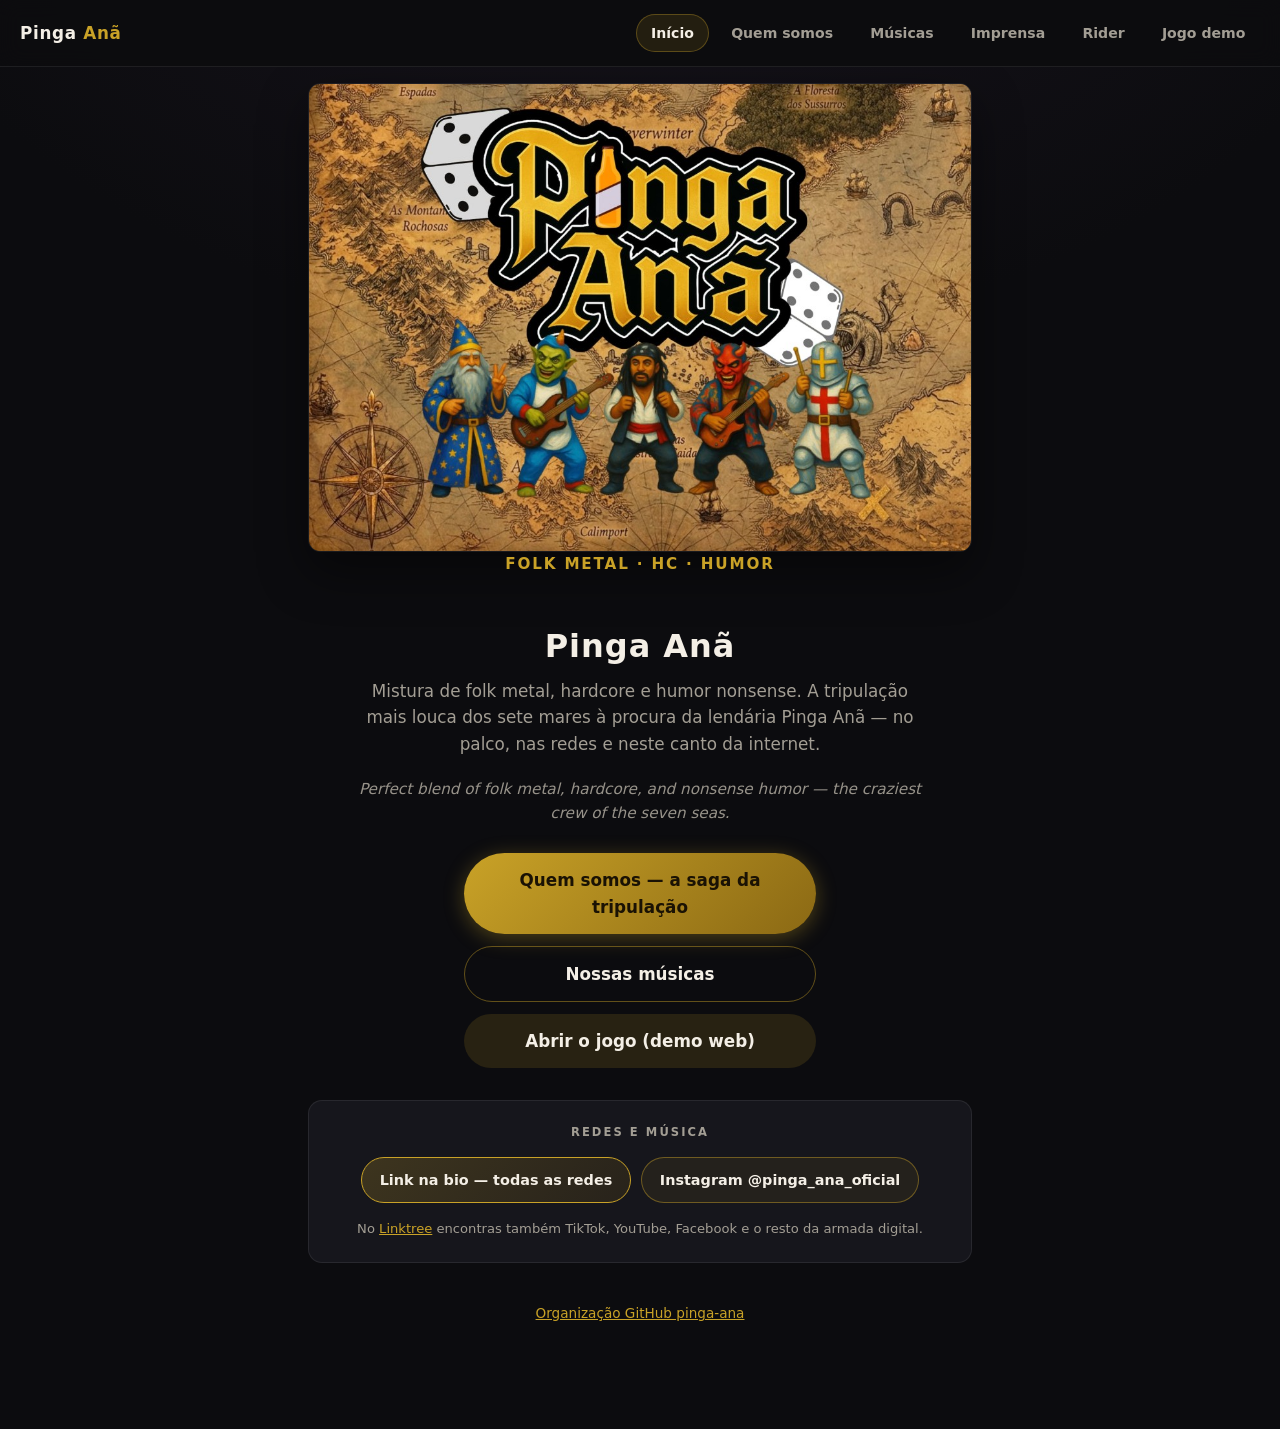
<file: index.html>
<!DOCTYPE html>
<html lang="pt">
<head>
  <meta charset="utf-8" />
  <meta name="viewport" content="width=device-width, initial-scale=1" />
  <title>Pinga Anã — Folk metal, HC e humor</title>
  <meta name="description" content="Pinga Anã: mistura de folk metal, hardcore e humor nonsense. Demo web, redes sociais e a tripulação mais louca dos sete mares." />
  <meta property="og:title" content="Pinga Anã" />
  <meta property="og:description" content="Folk metal, HC e humor nonsense — em busca da lendária Pinga Anã. Jogo demo, Instagram e link na bio." />
  <meta property="og:type" content="website" />
  <meta property="og:image" content="https://pinga-ana.com/assets/hero.png" />
  <meta name="twitter:card" content="summary_large_image" />
  <meta name="twitter:image" content="https://pinga-ana.com/assets/hero.png" />
  <style>
    :root {
      color-scheme: dark;
      --bg: #0c0c0f;
      --fg: #f4efe6;
      --muted: #a39e94;
      --accent: #c9a227;
      --accent-dim: #8b6914;
      --card: #16161c;
      --card-border: rgba(255, 255, 255, 0.08);
    }
    * { box-sizing: border-box; }
    body {
      margin: 0;
      min-height: 100vh;
      font-family: system-ui, "Segoe UI", Roboto, Ubuntu, sans-serif;
      background: radial-gradient(ellipse 120% 80% at 50% -20%, #1a1520 0%, var(--bg) 55%);
      color: var(--fg);
      padding: 0 0 3rem;
      text-align: center;
    }
    main {
      max-width: 44rem;
      width: 100%;
      flex: 1;
      display: flex;
      flex-direction: column;
      align-items: center;
      justify-content: center;
    }
    .hero {
      width: 100%;
      height: auto;
      border-radius: 12px;
      box-shadow: 0 20px 50px rgba(0, 0, 0, 0.45);
      border: 1px solid rgba(255, 255, 255, 0.06);
    }
    h1 {
      font-size: clamp(1.5rem, 4.5vw, 2rem);
      font-weight: 700;
      letter-spacing: 0.03em;
      margin: 1.75rem 0 0.35rem;
    }
    .subtitle {
      font-size: 0.95rem;
      font-weight: 600;
      color: var(--accent);
      letter-spacing: 0.12em;
      text-transform: uppercase;
      margin: 0 0 1rem;
    }
    p.lead {
      color: var(--muted);
      line-height: 1.6;
      margin: 0 0 1.25rem;
      font-size: 1.05rem;
      max-width: 36rem;
    }
    p.lead-en {
      color: var(--muted);
      opacity: 0.92;
      font-size: 0.95rem;
      line-height: 1.55;
      margin: 0 0 1.75rem;
      font-style: italic;
      max-width: 36rem;
    }
    .actions {
      display: flex;
      flex-direction: column;
      align-items: stretch;
      gap: 0.75rem;
      width: 100%;
      max-width: 22rem;
    }
    a.play {
      display: inline-flex;
      align-items: center;
      justify-content: center;
      gap: 0.5rem;
      padding: 0.85rem 1.6rem;
      border-radius: 999px;
      background: linear-gradient(135deg, var(--accent), var(--accent-dim));
      color: #1a1204;
      font-weight: 700;
      text-decoration: none;
      font-size: 1.05rem;
      box-shadow: 0 4px 20px rgba(201, 162, 39, 0.35);
      transition: transform 0.15s ease, box-shadow 0.15s ease;
    }
    a.play:hover {
      transform: translateY(-2px);
      box-shadow: 0 8px 28px rgba(201, 162, 39, 0.45);
    }
    a.play:focus-visible {
      outline: 2px solid var(--accent);
      outline-offset: 3px;
    }
    .social-block {
      margin-top: 2rem;
      padding: 1.35rem 1.25rem 1.5rem;
      width: 100%;
      border-radius: 14px;
      background: var(--card);
      border: 1px solid var(--card-border);
    }
    .social-block h2 {
      font-size: 0.72rem;
      font-weight: 600;
      letter-spacing: 0.18em;
      text-transform: uppercase;
      color: var(--muted);
      margin: 0 0 1rem;
    }
    .social-row {
      display: flex;
      flex-wrap: wrap;
      gap: 0.65rem;
      justify-content: center;
    }
    a.social {
      display: inline-flex;
      align-items: center;
      justify-content: center;
      gap: 0.45rem;
      padding: 0.65rem 1.1rem;
      border-radius: 999px;
      border: 1px solid rgba(201, 162, 39, 0.45);
      color: var(--fg);
      text-decoration: none;
      font-weight: 600;
      font-size: 0.9rem;
      background: rgba(201, 162, 39, 0.08);
      transition: background 0.15s ease, border-color 0.15s ease, transform 0.15s ease;
    }
    a.social:hover {
      background: rgba(201, 162, 39, 0.18);
      border-color: var(--accent);
      transform: translateY(-1px);
    }
    a.social:focus-visible {
      outline: 2px solid var(--accent);
      outline-offset: 2px;
    }
    a.social--primary {
      background: linear-gradient(135deg, rgba(201, 162, 39, 0.22), rgba(139, 105, 20, 0.15));
      border-color: var(--accent);
    }
    .social-hint {
      margin: 1rem 0 0;
      font-size: 0.82rem;
      color: var(--muted);
      line-height: 1.45;
    }
    footer {
      margin-top: 2.5rem;
      font-size: 0.85rem;
      color: var(--muted);
    }
    footer a {
      color: var(--accent);
    }
  </style>
  <link rel="stylesheet" href="assets/site.css" />
</head>
<body>
  <header class="site-header">
    <a class="site-logo" href="/">Pinga <span>Anã</span></a>
    <nav class="site-nav" aria-label="Principal">
      <a href="/" aria-current="page">Início</a>
      <a href="quem-somos.html">Quem somos</a>
      <a href="musicas.html">Músicas</a>
      <a href="imprensa.html">Imprensa</a>
      <a href="rider-tecnico.html">Rider</a>
      <a href="/pinga-ana-adventure-demo/">Jogo demo</a>
    </nav>
  </header>
  <main class="page-wrap" style="max-width: 44rem; text-align: center; display: flex; flex-direction: column; align-items: center; justify-content: center; flex: 1; padding-top: 1rem;">
    <img
      class="hero"
      src="assets/hero.png"
      alt="Logótipo Pinga Anã: título dourado, dados de RPG, mapa antigo e personagens de fantasia numa banda."
    />
    <p class="subtitle">Folk metal · HC · Humor</p>
    <h1>Pinga Anã</h1>
    <p class="lead">
      Mistura de folk metal, hardcore e humor nonsense. A tripulação mais louca dos sete mares à procura da lendária Pinga Anã — no palco, nas redes e neste canto da internet.
    </p>
    <p class="lead-en">
      Perfect blend of folk metal, hardcore, and nonsense humor — the craziest crew of the seven seas.
    </p>
    <div class="actions">
      <a class="play" href="quem-somos.html">Quem somos — a saga da tripulação</a>
      <a class="play" href="musicas.html" style="background: transparent; color: var(--fg); border: 1px solid rgba(201, 162, 39, 0.45); box-shadow: none;">Nossas músicas</a>
      <a class="play" href="/pinga-ana-adventure-demo/" style="background: rgba(201, 162, 39, 0.15); color: var(--fg); box-shadow: none;">Abrir o jogo (demo web)</a>
    </div>
    <section class="social-block" aria-labelledby="redes-heading">
      <h2 id="redes-heading">Redes e música</h2>
      <div class="social-row">
        <a
          class="social social--primary"
          href="https://linktr.ee/pinga_ana_oficial"
          rel="noopener noreferrer"
          target="_blank"
        >Link na bio — todas as redes</a>
        <a
          class="social"
          href="https://www.instagram.com/pinga_ana_oficial/"
          rel="noopener noreferrer"
          target="_blank"
        >Instagram @pinga_ana_oficial</a>
      </div>
      <p class="social-hint">
        No <a href="https://linktr.ee/pinga_ana_oficial" rel="noopener noreferrer" target="_blank">Linktree</a> encontras também TikTok, YouTube, Facebook e o resto da armada digital.
      </p>
    </section>
    <footer>
      <a href="https://github.com/pinga-ana">Organização GitHub pinga-ana</a>
    </footer>
  </main>
</body>
</html>
</file>
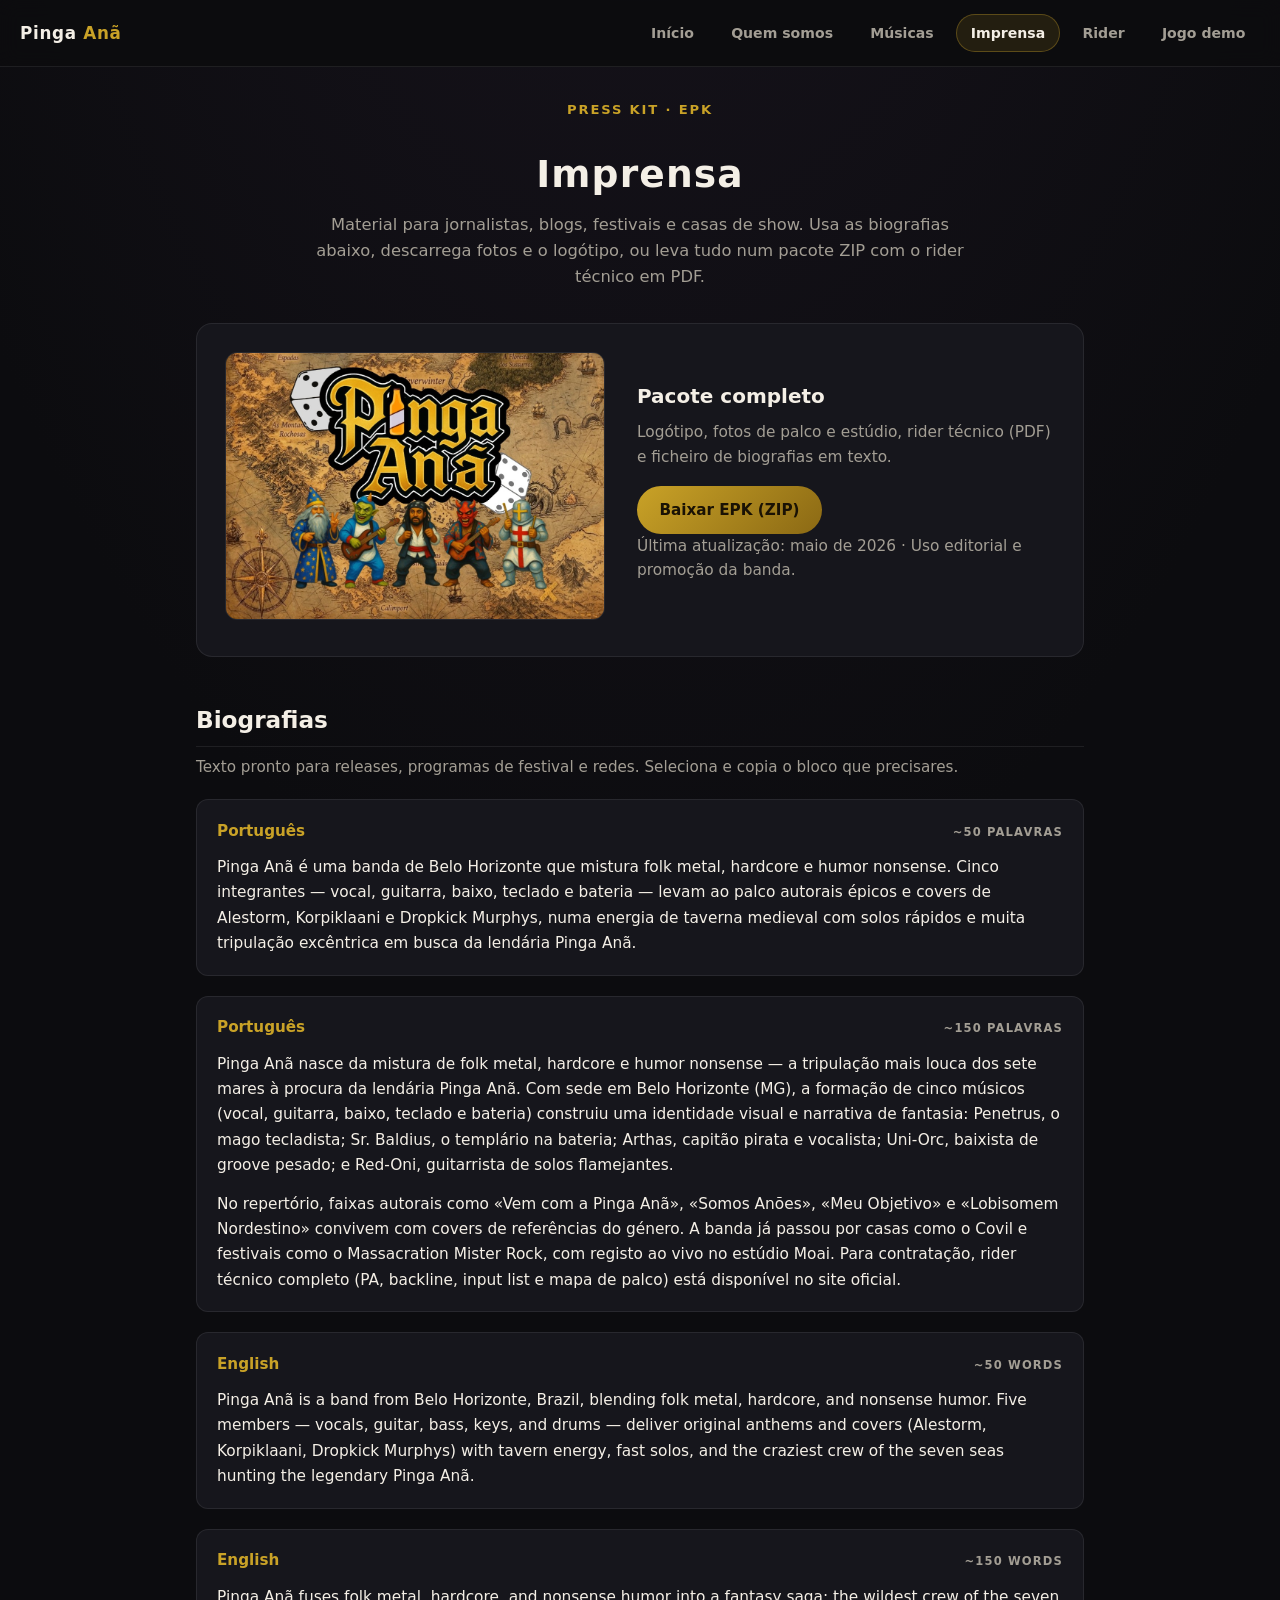
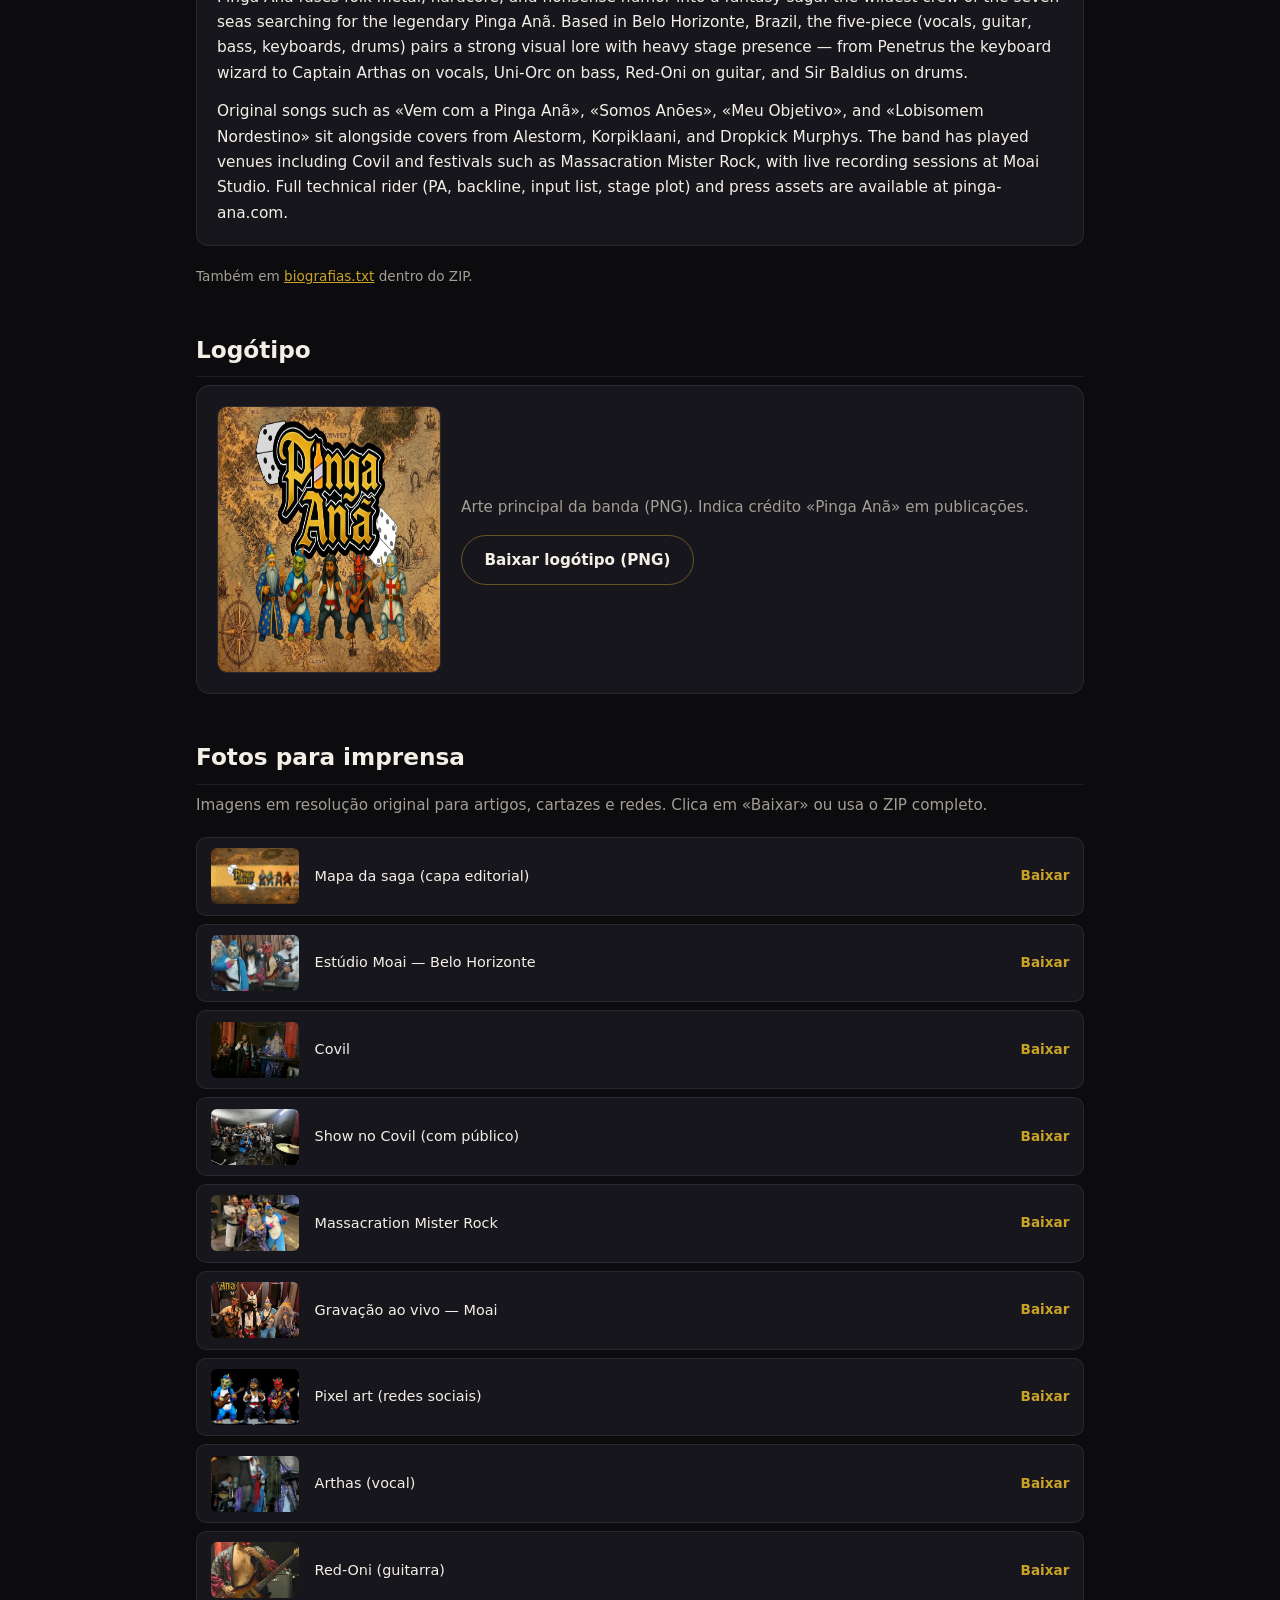
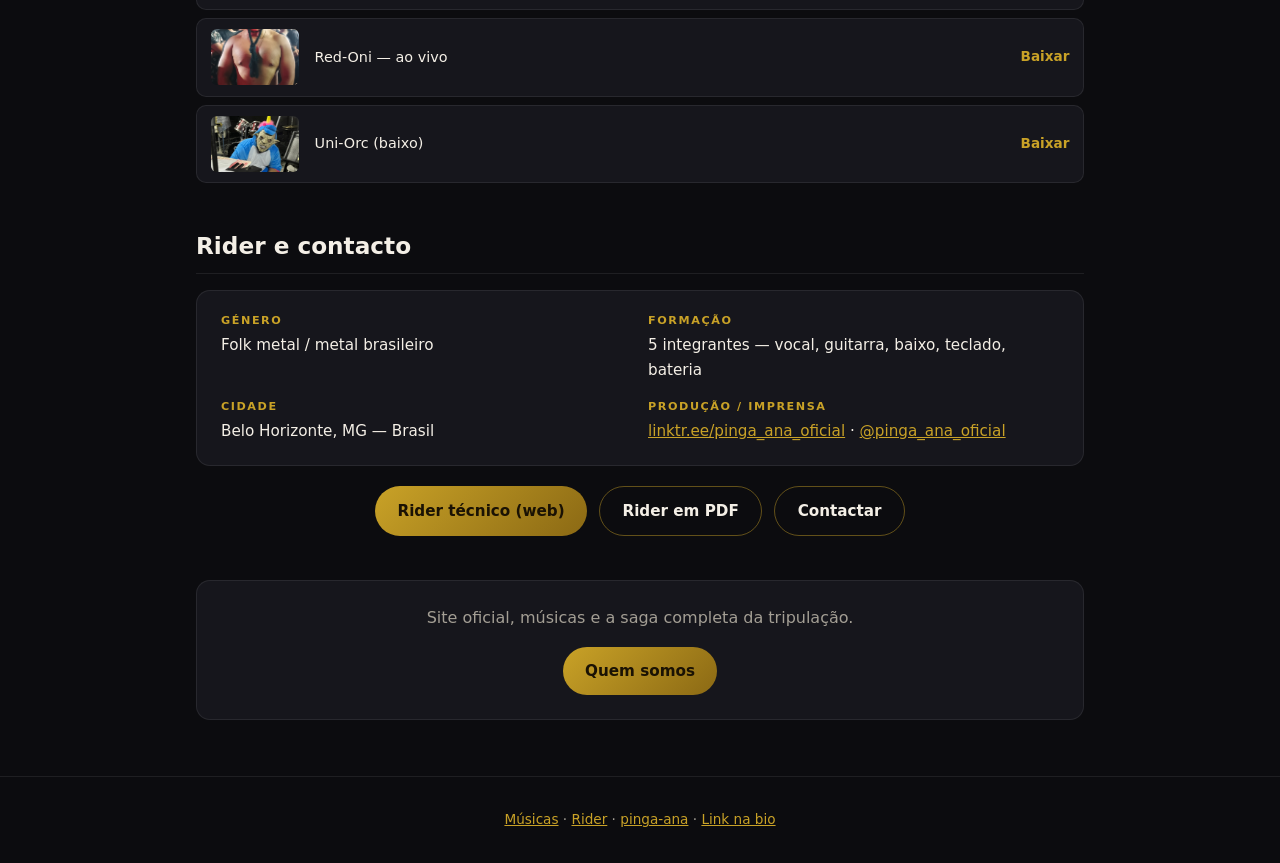
<file: imprensa.html>
<!DOCTYPE html>
<html lang="pt">
<head>
  <meta charset="utf-8" />
  <meta name="viewport" content="width=device-width, initial-scale=1" />
  <title>Imprensa — Pinga Anã</title>
  <meta name="description" content="Press kit da Pinga Anã: biografias, fotos em alta resolução, logótipo, rider técnico e contactos para media e promotores." />
  <meta property="og:title" content="Imprensa — Pinga Anã" />
  <meta property="og:description" content="EPK: bios PT/EN, fotos para download, rider e contacto de produção." />
  <meta property="og:type" content="website" />
  <meta property="og:image" content="https://pinga-ana.com/assets/hero.png" />
  <link rel="stylesheet" href="assets/site.css" />
</head>
<body>
  <header class="site-header">
    <a class="site-logo" href="/">Pinga <span>Anã</span></a>
    <nav class="site-nav" aria-label="Principal">
      <a href="/">Início</a>
      <a href="quem-somos.html">Quem somos</a>
      <a href="musicas.html">Músicas</a>
      <a href="imprensa.html" aria-current="page">Imprensa</a>
      <a href="rider-tecnico.html">Rider</a>
      <a href="/pinga-ana-adventure-demo/">Jogo demo</a>
    </nav>
  </header>

  <div class="page-wrap page-wrap--wide">
    <p class="page-subtitle">Press kit · EPK</p>
    <h1 class="page-title">Imprensa</h1>

    <div class="prose" style="margin-bottom: 2rem;">
      <p>
        Material para jornalistas, blogs, festivais e casas de show. Usa as biografias abaixo, descarrega fotos e o logótipo, ou leva tudo num pacote ZIP com o rider técnico em PDF.
      </p>
    </div>

    <section class="press-hero" aria-labelledby="pack-heading">
      <div class="press-hero__brand">
        <img
          src="assets/hero.png"
          alt="Logótipo Pinga Anã"
          width="480"
          height="320"
        />
      </div>
      <div class="press-hero__actions">
        <h2 id="pack-heading">Pacote completo</h2>
        <p>Logótipo, fotos de palco e estúdio, rider técnico (PDF) e ficheiro de biografias em texto.</p>
        <a class="btn" href="assets/press/pinga-ana-epk.zip" download>Baixar EPK (ZIP)</a>
        <p class="press-note">Última atualização: maio de 2026 · Uso editorial e promoção da banda.</p>
      </div>
    </section>

    <section class="press-section" id="bios" aria-labelledby="bios-heading">
      <h2 id="bios-heading">Biografias</h2>
      <p class="press-section__lead">Texto pronto para releases, programas de festival e redes. Seleciona e copia o bloco que precisares.</p>

      <article class="bio-card" lang="pt">
        <header class="bio-card__head">
          <h3>Português</h3>
          <span class="bio-card__tag">~50 palavras</span>
        </header>
        <blockquote class="bio-card__text" cite="https://pinga-ana.com/imprensa.html">
          <p>
            Pinga Anã é uma banda de Belo Horizonte que mistura folk metal, hardcore e humor nonsense. Cinco integrantes — vocal, guitarra, baixo, teclado e bateria — levam ao palco autorais épicos e covers de Alestorm, Korpiklaani e Dropkick Murphys, numa energia de taverna medieval com solos rápidos e muita tripulação excêntrica em busca da lendária Pinga Anã.
          </p>
        </blockquote>
      </article>

      <article class="bio-card" lang="pt">
        <header class="bio-card__head">
          <h3>Português</h3>
          <span class="bio-card__tag">~150 palavras</span>
        </header>
        <blockquote class="bio-card__text">
          <p>
            Pinga Anã nasce da mistura de folk metal, hardcore e humor nonsense — a tripulação mais louca dos sete mares à procura da lendária Pinga Anã. Com sede em Belo Horizonte (MG), a formação de cinco músicos (vocal, guitarra, baixo, teclado e bateria) construiu uma identidade visual e narrativa de fantasia: Penetrus, o mago tecladista; Sr. Baldius, o templário na bateria; Arthas, capitão pirata e vocalista; Uni-Orc, baixista de groove pesado; e Red-Oni, guitarrista de solos flamejantes.
          </p>
          <p>
            No repertório, faixas autorais como «Vem com a Pinga Anã», «Somos Anões», «Meu Objetivo» e «Lobisomem Nordestino» convivem com covers de referências do género. A banda já passou por casas como o Covil e festivais como o Massacration Mister Rock, com registo ao vivo no estúdio Moai. Para contratação, rider técnico completo (PA, backline, input list e mapa de palco) está disponível no site oficial.
          </p>
        </blockquote>
      </article>

      <article class="bio-card" lang="en">
        <header class="bio-card__head">
          <h3>English</h3>
          <span class="bio-card__tag">~50 words</span>
        </header>
        <blockquote class="bio-card__text">
          <p>
            Pinga Anã is a band from Belo Horizonte, Brazil, blending folk metal, hardcore, and nonsense humor. Five members — vocals, guitar, bass, keys, and drums — deliver original anthems and covers (Alestorm, Korpiklaani, Dropkick Murphys) with tavern energy, fast solos, and the craziest crew of the seven seas hunting the legendary Pinga Anã.
          </p>
        </blockquote>
      </article>

      <article class="bio-card" lang="en">
        <header class="bio-card__head">
          <h3>English</h3>
          <span class="bio-card__tag">~150 words</span>
        </header>
        <blockquote class="bio-card__text">
          <p>
            Pinga Anã fuses folk metal, hardcore, and nonsense humor into a fantasy saga: the wildest crew of the seven seas searching for the legendary Pinga Anã. Based in Belo Horizonte, Brazil, the five-piece (vocals, guitar, bass, keyboards, drums) pairs a strong visual lore with heavy stage presence — from Penetrus the keyboard wizard to Captain Arthas on vocals, Uni-Orc on bass, Red-Oni on guitar, and Sir Baldius on drums.
          </p>
          <p>
            Original songs such as «Vem com a Pinga Anã», «Somos Anões», «Meu Objetivo», and «Lobisomem Nordestino» sit alongside covers from Alestorm, Korpiklaani, and Dropkick Murphys. The band has played venues including Covil and festivals such as Massacration Mister Rock, with live recording sessions at Moai Studio. Full technical rider (PA, backline, input list, stage plot) and press assets are available at pinga-ana.com.
          </p>
        </blockquote>
      </article>

      <p class="press-note">
        Também em <a href="assets/press/biografias.txt" download>biografias.txt</a> dentro do ZIP.
      </p>
    </section>

    <section class="press-section" id="logo" aria-labelledby="logo-heading">
      <h2 id="logo-heading">Logótipo</h2>
      <div class="press-logo-row">
        <img src="assets/hero.png" alt="Logótipo Pinga Anã — arte principal" width="400" height="267" />
        <div>
          <p>Arte principal da banda (PNG). Indica crédito «Pinga Anã» em publicações.</p>
          <a class="btn btn--outline" href="assets/hero.png" download>Baixar logótipo (PNG)</a>
        </div>
      </div>
    </section>

    <section class="press-section" id="fotos" aria-labelledby="fotos-heading">
      <h2 id="fotos-heading">Fotos para imprensa</h2>
      <p class="press-section__lead">Imagens em resolução original para artigos, cartazes e redes. Clica em «Baixar» ou usa o ZIP completo.</p>

      <ul class="press-photo-list">
        <li>
          <img src="assets/banda/topo-saga.jpeg" alt="Mapa da saga com a tripulação" width="120" height="80" loading="lazy" />
          <span class="press-photo-list__label">Mapa da saga (capa editorial)</span>
          <a href="assets/banda/topo-saga.jpeg" download>Baixar</a>
        </li>
        <li>
          <img src="assets/banda/banda-moai.jpeg" alt="Banda no estúdio Moai" width="120" height="80" loading="lazy" />
          <span class="press-photo-list__label">Estúdio Moai — Belo Horizonte</span>
          <a href="assets/banda/banda-moai.jpeg" download>Baixar</a>
        </li>
        <li>
          <img src="assets/banda/banda-covil.jpeg" alt="Banda no Covil" width="120" height="80" loading="lazy" />
          <span class="press-photo-list__label">Covil</span>
          <a href="assets/banda/banda-covil.jpeg" download>Baixar</a>
        </li>
        <li>
          <img src="assets/banda/banda-publico-covil.jpeg" alt="Show no Covil com público" width="120" height="80" loading="lazy" />
          <span class="press-photo-list__label">Show no Covil (com público)</span>
          <a href="assets/banda/banda-publico-covil.jpeg" download>Baixar</a>
        </li>
        <li>
          <img src="assets/banda/banda-show-massacracao.jpeg" alt="Massacration Mister Rock" width="120" height="80" loading="lazy" />
          <span class="press-photo-list__label">Massacration Mister Rock</span>
          <a href="assets/banda/banda-show-massacracao.jpeg" download>Baixar</a>
        </li>
        <li>
          <img src="assets/banda/banda-cd-ao-vivo-moai.jpeg" alt="Gravação ao vivo no Moai" width="120" height="80" loading="lazy" />
          <span class="press-photo-list__label">Gravação ao vivo — Moai</span>
          <a href="assets/banda/banda-cd-ao-vivo-moai.jpeg" download>Baixar</a>
        </li>
        <li>
          <img src="assets/banda/banda-pixel-art.jpeg" alt="Tripulação em pixel art" width="120" height="80" loading="lazy" />
          <span class="press-photo-list__label">Pixel art (redes sociais)</span>
          <a href="assets/banda/banda-pixel-art.jpeg" download>Baixar</a>
        </li>
        <li>
          <img src="assets/banda/arthas.jpeg" alt="Arthas — vocal" width="120" height="80" loading="lazy" />
          <span class="press-photo-list__label">Arthas (vocal)</span>
          <a href="assets/banda/arthas.jpeg" download>Baixar</a>
        </li>
        <li>
          <img src="assets/banda/red-oni.jpeg" alt="Red-Oni — guitarra" width="120" height="80" loading="lazy" />
          <span class="press-photo-list__label">Red-Oni (guitarra)</span>
          <a href="assets/banda/red-oni.jpeg" download>Baixar</a>
        </li>
        <li>
          <img src="assets/banda/red-oni-show.jpeg" alt="Red-Oni ao vivo" width="120" height="80" loading="lazy" />
          <span class="press-photo-list__label">Red-Oni — ao vivo</span>
          <a href="assets/banda/red-oni-show.jpeg" download>Baixar</a>
        </li>
        <li>
          <img src="assets/banda/uni-orc.jpeg" alt="Uni-Orc — baixo" width="120" height="80" loading="lazy" />
          <span class="press-photo-list__label">Uni-Orc (baixo)</span>
          <a href="assets/banda/uni-orc.jpeg" download>Baixar</a>
        </li>
      </ul>
    </section>

    <section class="press-section" id="rider-contact" aria-labelledby="rider-contact-heading">
      <h2 id="rider-contact-heading">Rider e contacto</h2>
      <dl class="rider-meta press-meta">
        <div>
          <dt>Género</dt>
          <dd>Folk metal / metal brasileiro</dd>
        </div>
        <div>
          <dt>Formação</dt>
          <dd>5 integrantes — vocal, guitarra, baixo, teclado, bateria</dd>
        </div>
        <div>
          <dt>Cidade</dt>
          <dd>Belo Horizonte, MG — Brasil</dd>
        </div>
        <div>
          <dt>Produção / imprensa</dt>
          <dd>
            <a href="https://linktr.ee/pinga_ana_oficial" rel="noopener noreferrer" target="_blank">linktr.ee/pinga_ana_oficial</a>
            ·
            <a href="https://www.instagram.com/pinga_ana_oficial/" rel="noopener noreferrer" target="_blank">@pinga_ana_oficial</a>
          </dd>
        </div>
      </dl>
      <div class="rider-actions" style="margin-top: 1.25rem;">
        <a class="btn" href="rider-tecnico.html">Rider técnico (web)</a>
        <a class="btn btn--outline" href="assets/rider/rider-tecnico.pdf" download>Rider em PDF</a>
        <a
          class="btn btn--outline"
          href="https://linktr.ee/pinga_ana_oficial"
          rel="noopener noreferrer"
          target="_blank"
        >Contactar</a>
      </div>
    </section>

    <section class="cta-block">
      <p>Site oficial, músicas e a saga completa da tripulação.</p>
      <a class="btn" href="quem-somos.html">Quem somos</a>
    </section>
  </div>

  <footer class="site-footer">
    <a href="musicas.html">Músicas</a> ·
    <a href="rider-tecnico.html">Rider</a> ·
    <a href="https://github.com/pinga-ana">pinga-ana</a> ·
    <a href="https://linktr.ee/pinga_ana_oficial" rel="noopener noreferrer" target="_blank">Link na bio</a>
  </footer>
</body>
</html>
</file>
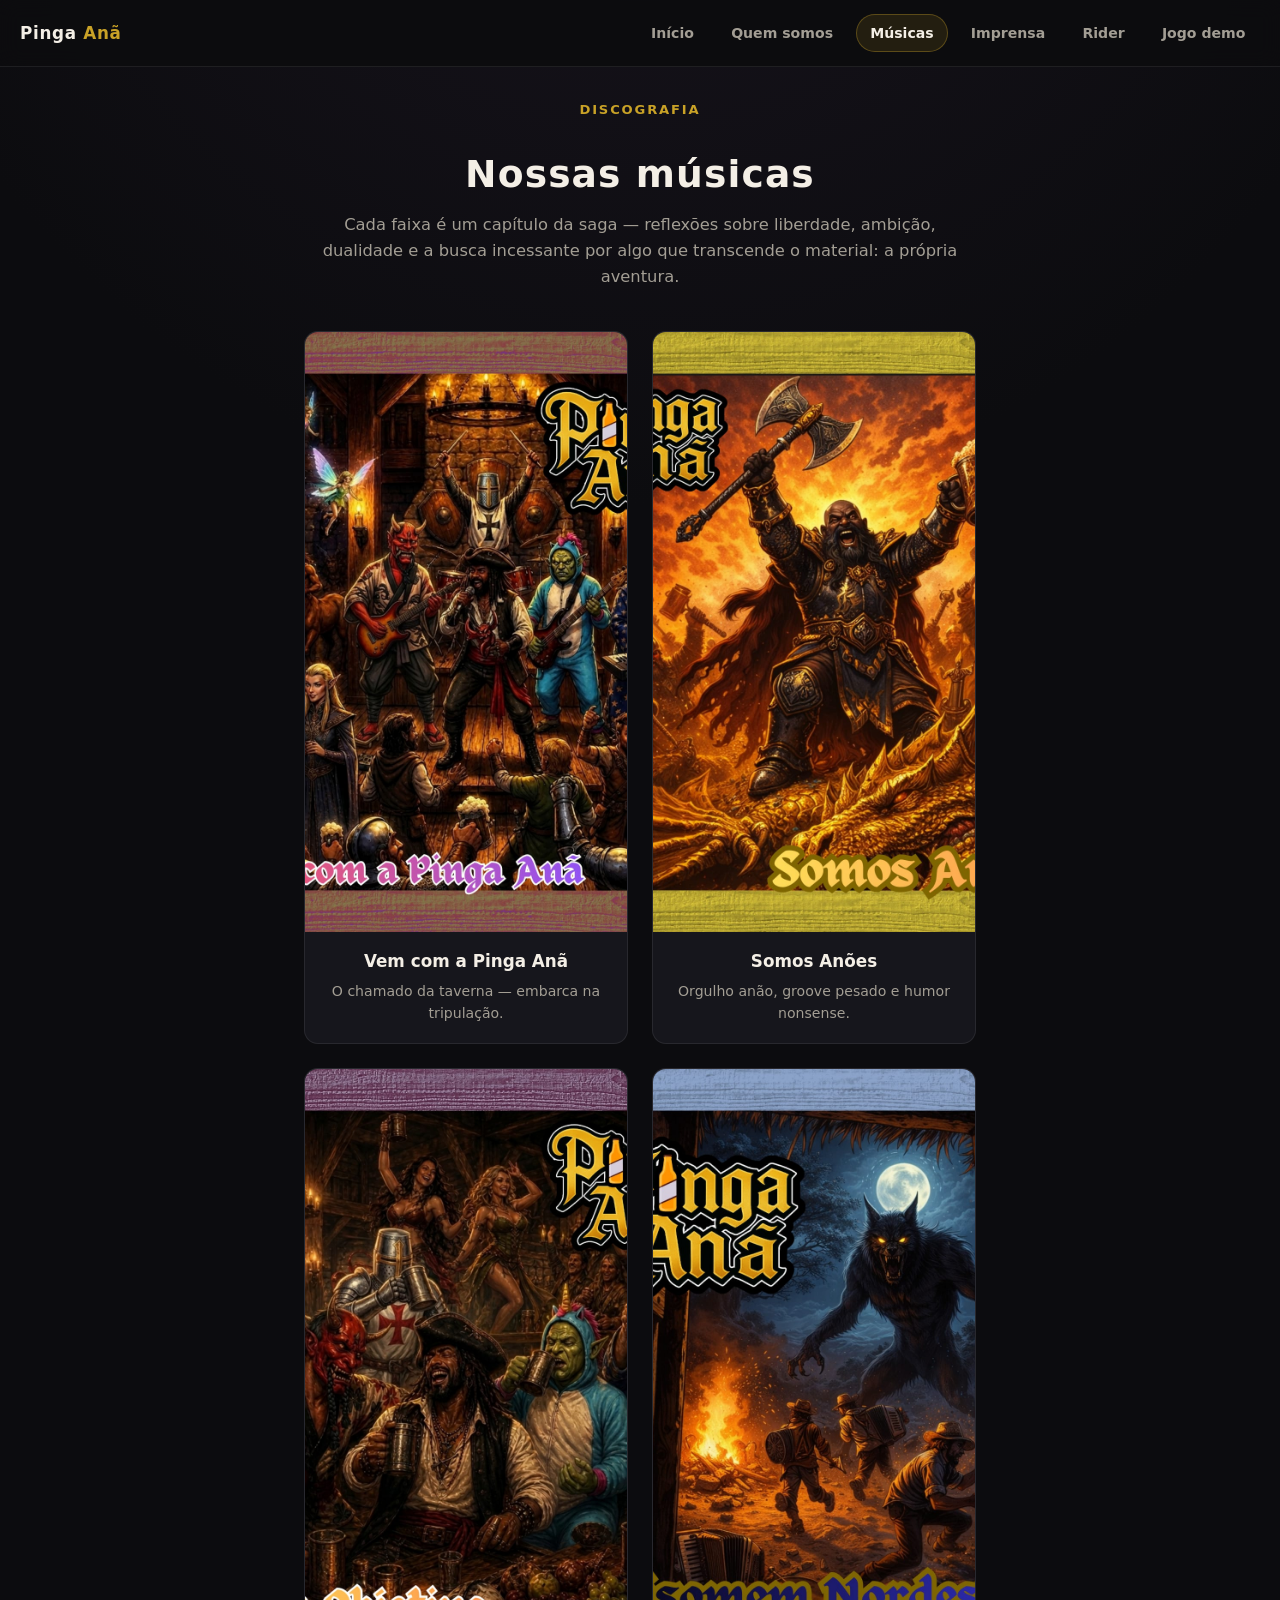
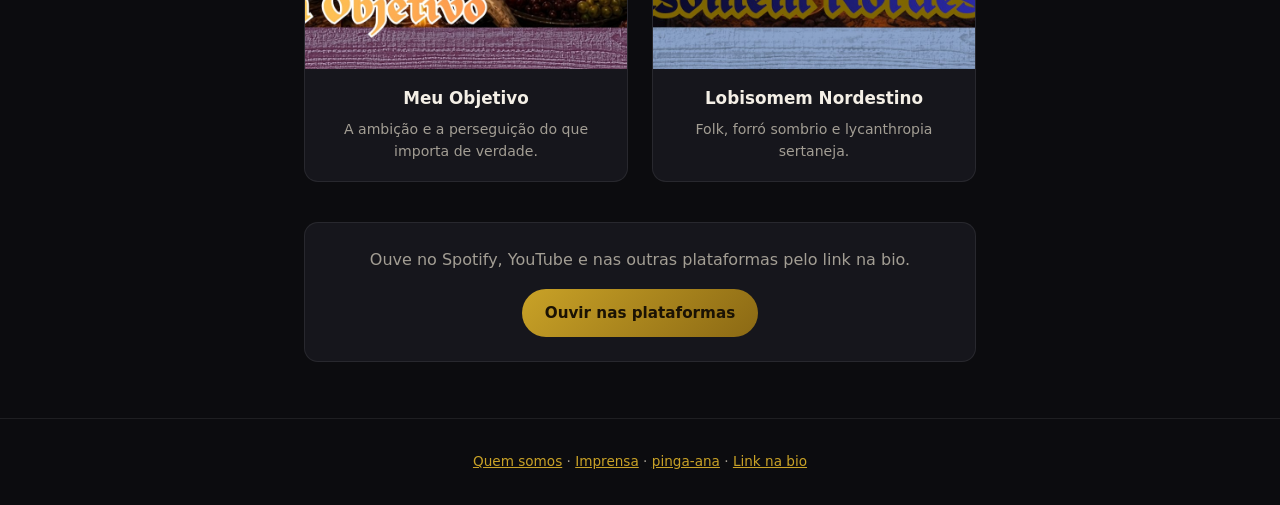
<file: musicas.html>
<!DOCTYPE html>
<html lang="pt">
<head>
  <meta charset="utf-8" />
  <meta name="viewport" content="width=device-width, initial-scale=1" />
  <title>Nossas músicas — Pinga Anã</title>
  <meta name="description" content="Capas e faixas da Pinga Anã: folk metal, HC e humor nonsense em busca da lendária Pinga Anã." />
  <meta property="og:title" content="Nossas músicas — Pinga Anã" />
  <meta property="og:description" content="Vem com a Pinga Anã, Somos Anões, Meu Objetivo e Lobisomem Nordestino." />
  <meta property="og:type" content="website" />
  <meta property="og:image" content="https://pinga-ana.com/assets/musicas/vem-com-pinga-ana.jpeg" />
  <link rel="stylesheet" href="assets/site.css" />
</head>
<body>
  <header class="site-header">
    <a class="site-logo" href="/">Pinga <span>Anã</span></a>
    <nav class="site-nav" aria-label="Principal">
      <a href="/">Início</a>
      <a href="quem-somos.html">Quem somos</a>
      <a href="musicas.html" aria-current="page">Músicas</a>
      <a href="imprensa.html">Imprensa</a>
      <a href="rider-tecnico.html">Rider</a>
      <a href="/pinga-ana-adventure-demo/">Jogo demo</a>
    </nav>
  </header>

  <div class="page-wrap">
    <p class="page-subtitle">Discografia</p>
    <h1 class="page-title">Nossas músicas</h1>

    <div class="prose">
      <p>
        Cada faixa é um capítulo da saga — reflexões sobre liberdade, ambição, dualidade e a busca incessante por algo que transcende o material: a própria aventura.
      </p>
    </div>

    <div class="music-grid">
      <figure class="music-card">
        <img
          src="assets/musicas/vem-com-pinga-ana.jpeg"
          alt="Capa: Vem com a Pinga Anã — taverna medieval com a tripulação no palco."
          width="600"
          height="600"
          loading="lazy"
        />
        <figcaption>
          <h2>Vem com a Pinga Anã</h2>
          <p>O chamado da taverna — embarca na tripulação.</p>
        </figcaption>
      </figure>

      <figure class="music-card">
        <img
          src="assets/musicas/somos-anoes.jpeg"
          alt="Capa: Somos Anões."
          width="600"
          height="600"
          loading="lazy"
        />
        <figcaption>
          <h2>Somos Anões</h2>
          <p>Orgulho anão, groove pesado e humor nonsense.</p>
        </figcaption>
      </figure>

      <figure class="music-card">
        <img
          src="assets/musicas/meu-objetivo.jpeg"
          alt="Capa: Meu Objetivo."
          width="600"
          height="600"
          loading="lazy"
        />
        <figcaption>
          <h2>Meu Objetivo</h2>
          <p>A ambição e a perseguição do que importa de verdade.</p>
        </figcaption>
      </figure>

      <figure class="music-card">
        <img
          src="assets/musicas/lobsomem-nordestino.jpeg"
          alt="Capa: Lobisomem Nordestino."
          width="600"
          height="600"
          loading="lazy"
        />
        <figcaption>
          <h2>Lobisomem Nordestino</h2>
          <p>Folk, forró sombrio e lycanthropia sertaneja.</p>
        </figcaption>
      </figure>
    </div>

    <section class="cta-block">
      <p>Ouve no Spotify, YouTube e nas outras plataformas pelo link na bio.</p>
      <a
        class="btn"
        href="https://linktr.ee/pinga_ana_oficial"
        rel="noopener noreferrer"
        target="_blank"
      >Ouvir nas plataformas</a>
    </section>
  </div>

  <footer class="site-footer">
    <a href="quem-somos.html">Quem somos</a> ·
    <a href="imprensa.html">Imprensa</a> ·
    <a href="https://github.com/pinga-ana">pinga-ana</a> ·
    <a href="https://linktr.ee/pinga_ana_oficial" rel="noopener noreferrer" target="_blank">Link na bio</a>
  </footer>
</body>
</html>
</file>
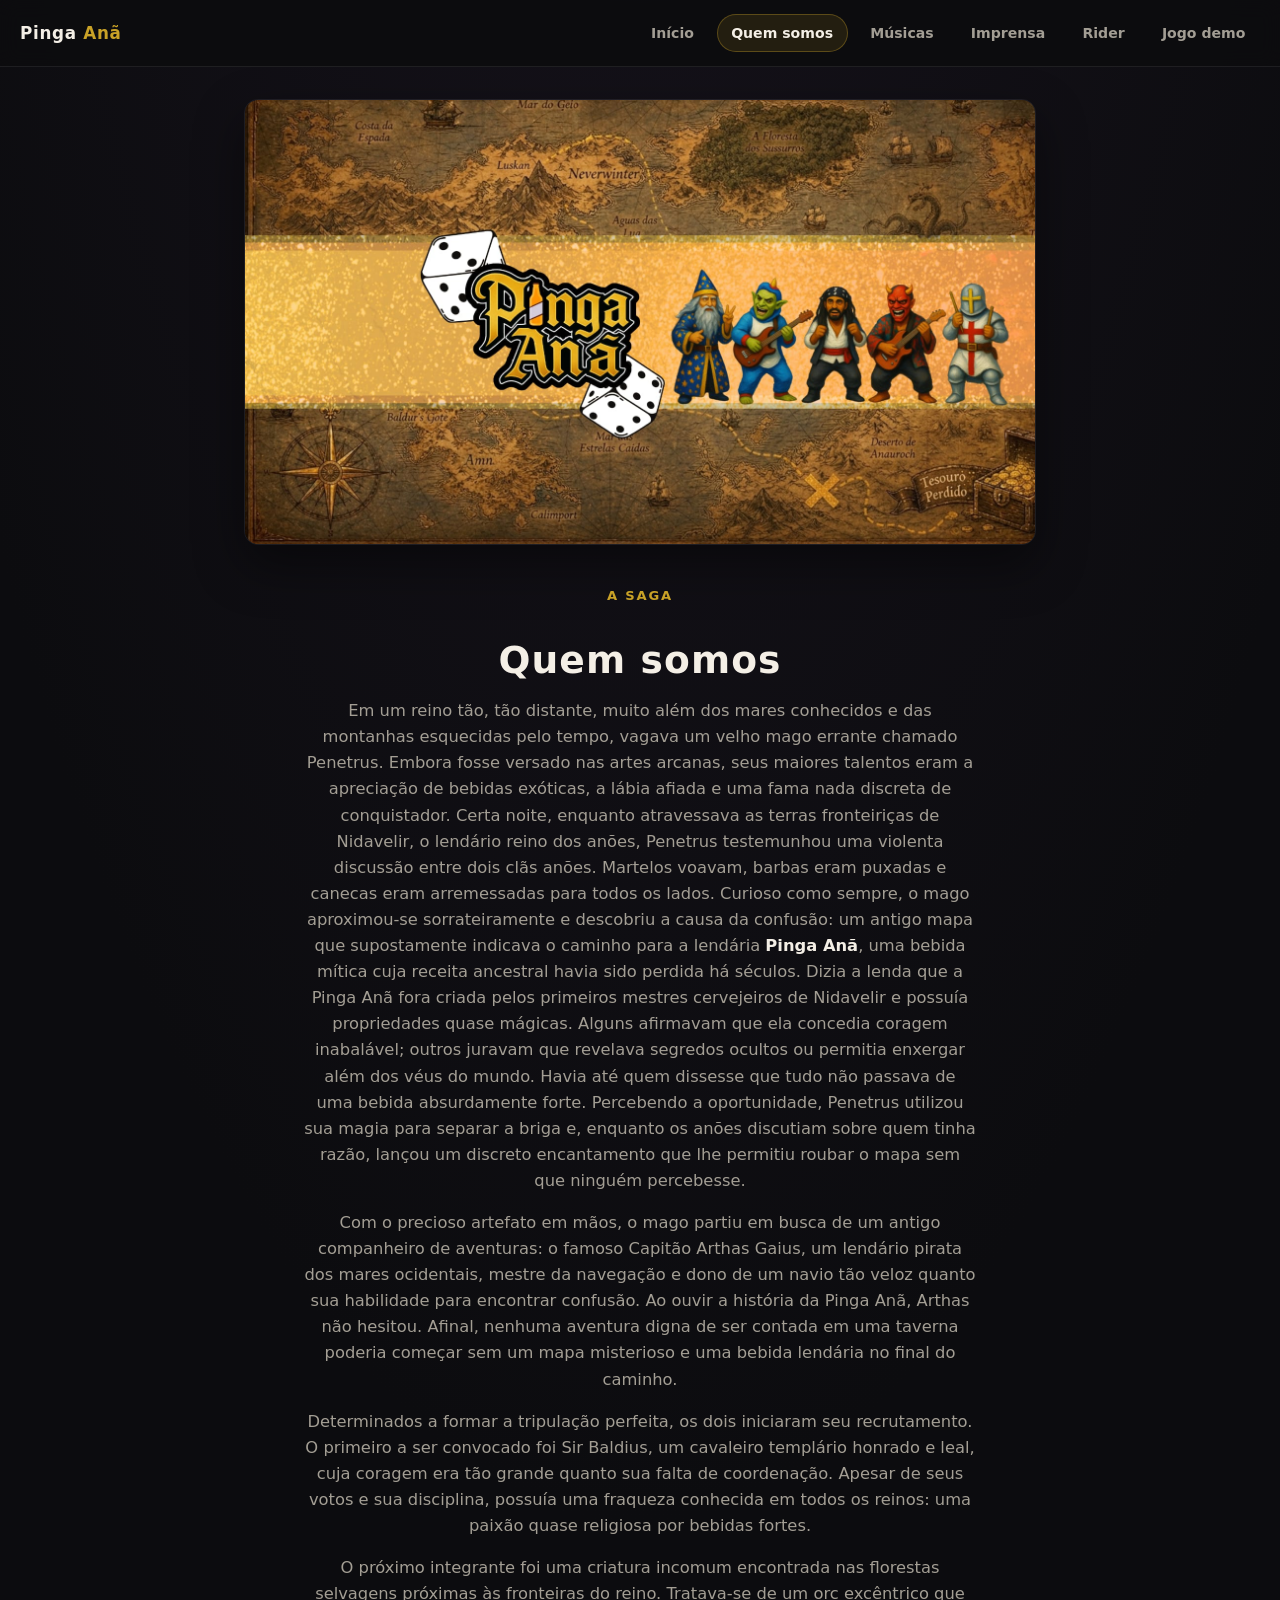
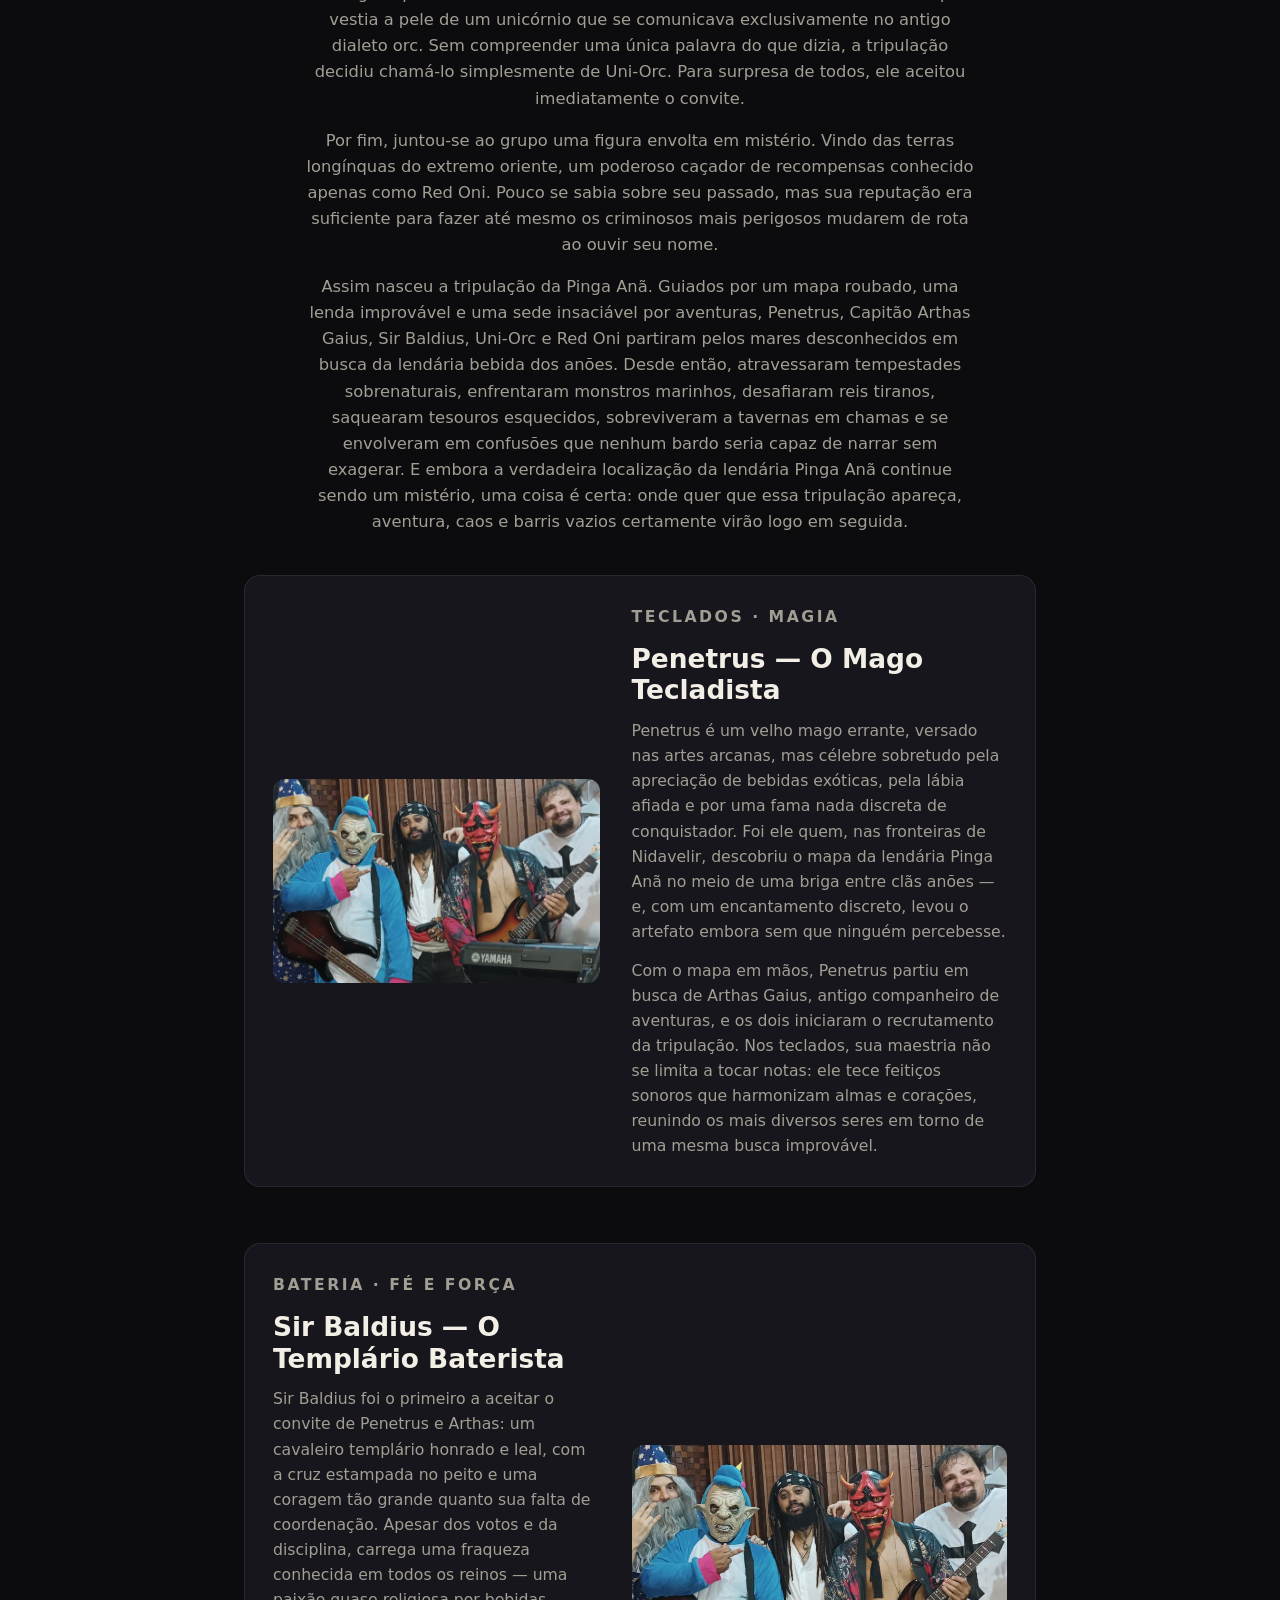
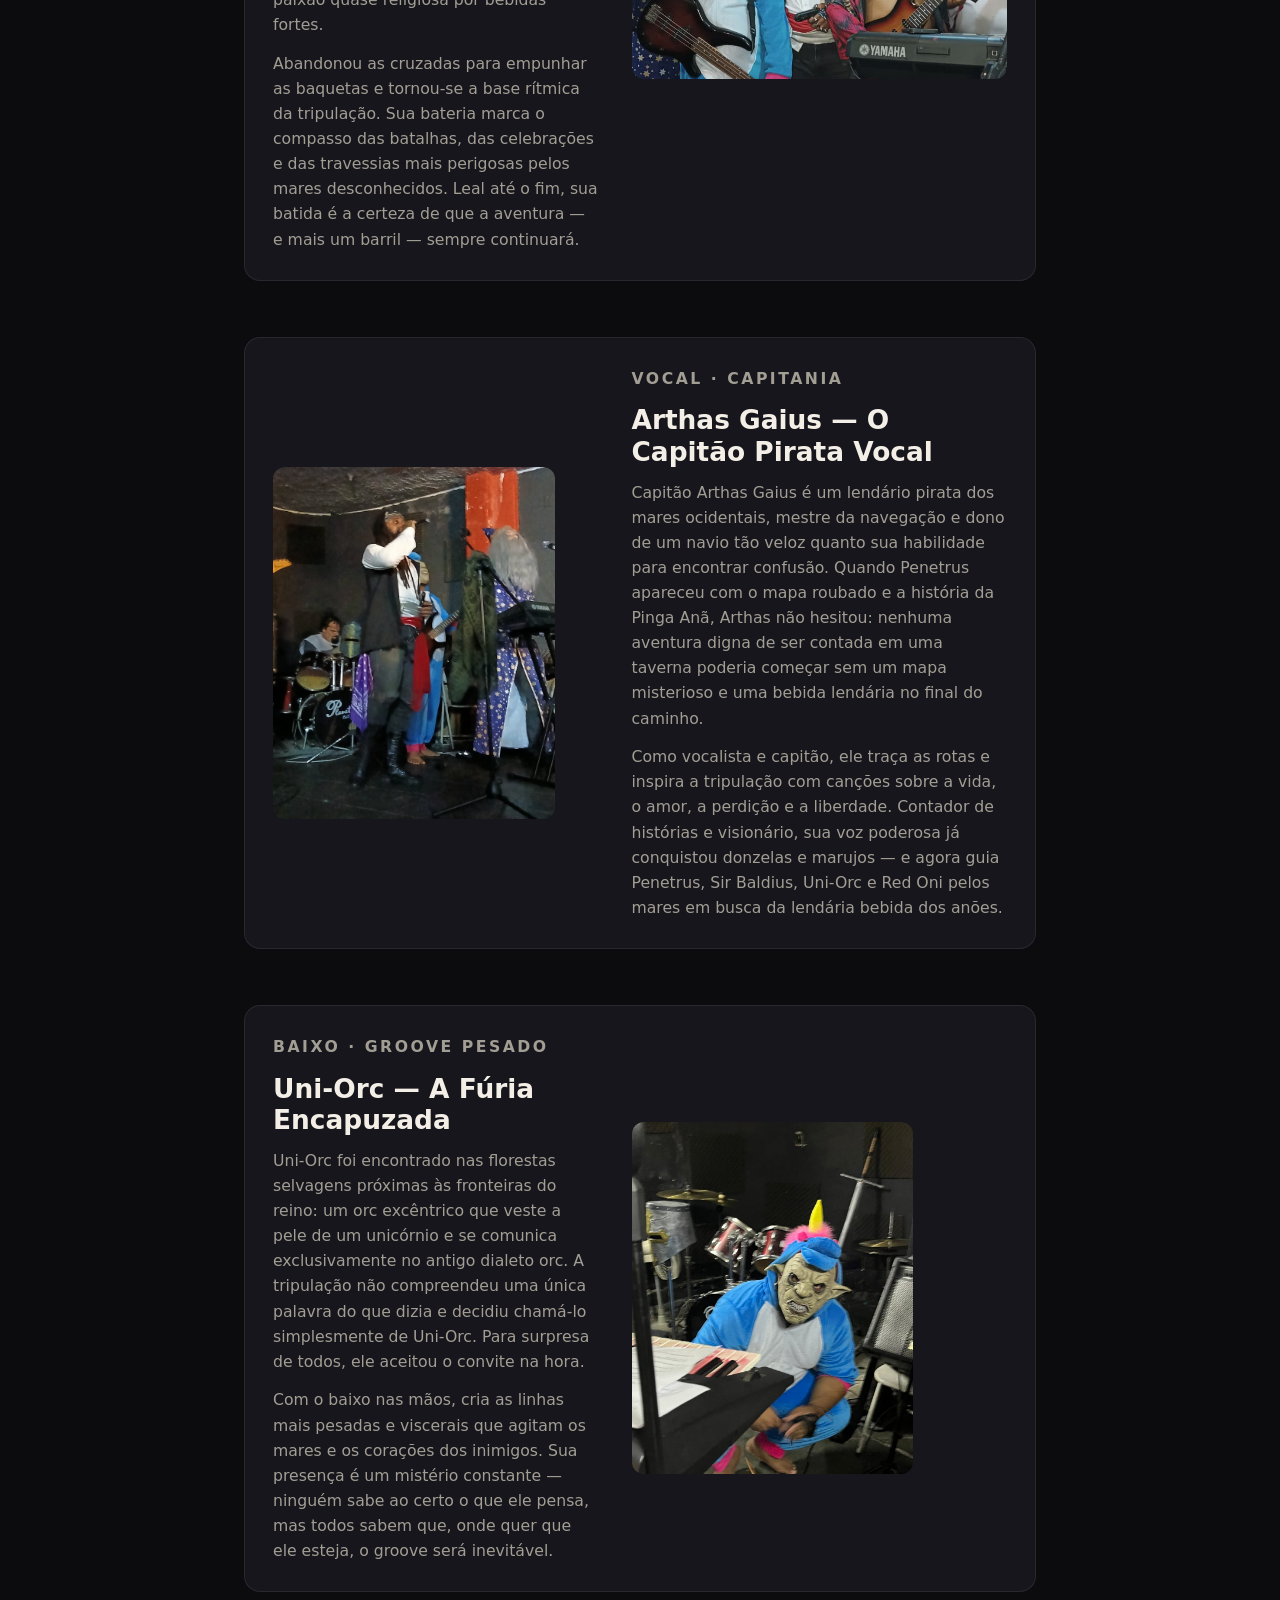
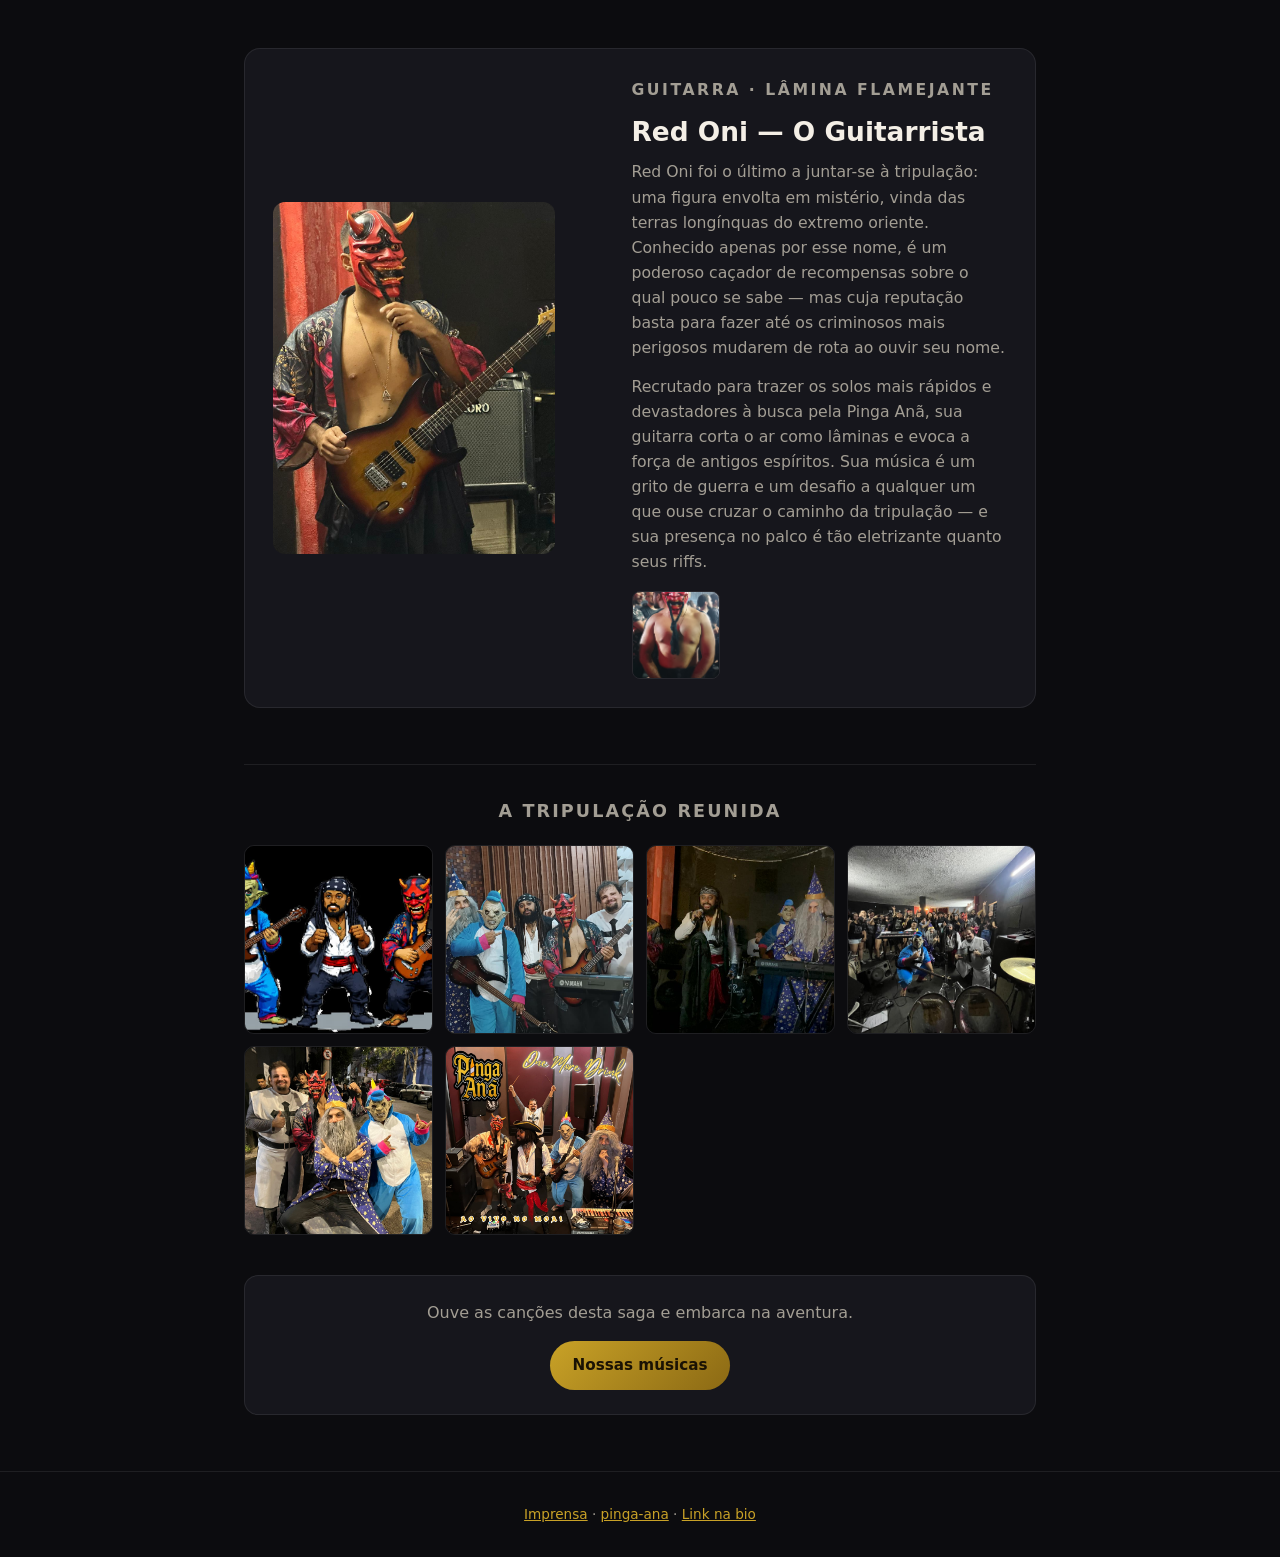
<file: quem-somos.html>
<!DOCTYPE html>
<html lang="pt">
<head>
  <meta charset="utf-8" />
  <meta name="viewport" content="width=device-width, initial-scale=1" />
  <title>Quem somos — Pinga Anã</title>
  <meta name="description" content="A saga da tripulação Pinga Anã: Penetrus, Sir Baldius, Arthas Gaius, Uni-Orc e Red Oni em busca da lendária Pinga Anã." />
  <meta property="og:title" content="Quem somos — Pinga Anã" />
  <meta property="og:description" content="Conhece a tripulação mais excêntrica dos sete mares." />
  <meta property="og:type" content="website" />
  <meta property="og:image" content="https://pinga-ana.com/assets/banda/topo-saga.jpeg" />
  <link rel="stylesheet" href="assets/site.css" />
</head>
<body>
  <header class="site-header">
    <a class="site-logo" href="/">Pinga <span>Anã</span></a>
    <nav class="site-nav" aria-label="Principal">
      <a href="/">Início</a>
      <a href="quem-somos.html" aria-current="page">Quem somos</a>
      <a href="musicas.html">Músicas</a>
      <a href="imprensa.html">Imprensa</a>
      <a href="rider-tecnico.html">Rider</a>
      <a href="/pinga-ana-adventure-demo/">Jogo demo</a>
    </nav>
  </header>

  <div class="page-wrap">
    <img
      class="page-hero"
      src="assets/banda/topo-saga.jpeg"
      alt="Mapa de fantasia com a tripulação Pinga Anã: Penetrus, Uni-Orc, Arthas Gaius, Red Oni e Sir Baldius."
      width="1200"
      height="400"
    />

    <p class="page-subtitle">A saga</p>
    <h1 class="page-title">Quem somos</h1>

    <div class="prose">
      <p>
        Em um reino tão, tão distante, muito além dos mares conhecidos e das montanhas esquecidas pelo tempo, vagava um velho mago errante chamado Penetrus. Embora fosse versado nas artes arcanas, seus maiores talentos eram a apreciação de bebidas exóticas, a lábia afiada e uma fama nada discreta de conquistador. Certa noite, enquanto atravessava as terras fronteiriças de Nidavelir, o lendário reino dos anões, Penetrus testemunhou uma violenta discussão entre dois clãs anões. Martelos voavam, barbas eram puxadas e canecas eram arremessadas para todos os lados. Curioso como sempre, o mago aproximou-se sorrateiramente e descobriu a causa da confusão: um antigo mapa que supostamente indicava o caminho para a lendária <strong>Pinga Anã</strong>, uma bebida mítica cuja receita ancestral havia sido perdida há séculos. Dizia a lenda que a Pinga Anã fora criada pelos primeiros mestres cervejeiros de Nidavelir e possuía propriedades quase mágicas. Alguns afirmavam que ela concedia coragem inabalável; outros juravam que revelava segredos ocultos ou permitia enxergar além dos véus do mundo. Havia até quem dissesse que tudo não passava de uma bebida absurdamente forte. Percebendo a oportunidade, Penetrus utilizou sua magia para separar a briga e, enquanto os anões discutiam sobre quem tinha razão, lançou um discreto encantamento que lhe permitiu roubar o mapa sem que ninguém percebesse.
      </p>
      <p>
        Com o precioso artefato em mãos, o mago partiu em busca de um antigo companheiro de aventuras: o famoso Capitão Arthas Gaius, um lendário pirata dos mares ocidentais, mestre da navegação e dono de um navio tão veloz quanto sua habilidade para encontrar confusão. Ao ouvir a história da Pinga Anã, Arthas não hesitou. Afinal, nenhuma aventura digna de ser contada em uma taverna poderia começar sem um mapa misterioso e uma bebida lendária no final do caminho.
      </p>
      <p>
        Determinados a formar a tripulação perfeita, os dois iniciaram seu recrutamento. O primeiro a ser convocado foi Sir Baldius, um cavaleiro templário honrado e leal, cuja coragem era tão grande quanto sua falta de coordenação. Apesar de seus votos e sua disciplina, possuía uma fraqueza conhecida em todos os reinos: uma paixão quase religiosa por bebidas fortes.
      </p>
      <p>
        O próximo integrante foi uma criatura incomum encontrada nas florestas selvagens próximas às fronteiras do reino. Tratava-se de um orc excêntrico que vestia a pele de um unicórnio que se comunicava exclusivamente no antigo dialeto orc. Sem compreender uma única palavra do que dizia, a tripulação decidiu chamá-lo simplesmente de Uni-Orc. Para surpresa de todos, ele aceitou imediatamente o convite.
      </p>
      <p>
        Por fim, juntou-se ao grupo uma figura envolta em mistério. Vindo das terras longínquas do extremo oriente, um poderoso caçador de recompensas conhecido apenas como Red Oni. Pouco se sabia sobre seu passado, mas sua reputação era suficiente para fazer até mesmo os criminosos mais perigosos mudarem de rota ao ouvir seu nome.
      </p>
      <p>
        Assim nasceu a tripulação da Pinga Anã. Guiados por um mapa roubado, uma lenda improvável e uma sede insaciável por aventuras, Penetrus, Capitão Arthas Gaius, Sir Baldius, Uni-Orc e Red Oni partiram pelos mares desconhecidos em busca da lendária bebida dos anões. Desde então, atravessaram tempestades sobrenaturais, enfrentaram monstros marinhos, desafiaram reis tiranos, saquearam tesouros esquecidos, sobreviveram a tavernas em chamas e se envolveram em confusões que nenhum bardo seria capaz de narrar sem exagerar. E embora a verdadeira localização da lendária Pinga Anã continue sendo um mistério, uma coisa é certa: onde quer que essa tripulação apareça, aventura, caos e barris vazios certamente virão logo em seguida.
      </p>
    </div>

    <article class="character" id="penetrus">
      <figure class="character__media character__media--group character__media--wide">
        <img
          src="assets/banda/banda-moai.jpeg"
          alt="Penetrus, o mago tecladista, de barba longa e vestes azuis estreladas no estúdio Moai."
          width="800"
          height="500"
        />
      </figure>
      <div class="character__body">
        <p class="character__role">Teclados · Magia</p>
        <h2>Penetrus — O Mago Tecladista</h2>
        <p>
          Penetrus é um velho mago errante, versado nas artes arcanas, mas célebre sobretudo pela apreciação de bebidas exóticas, pela lábia afiada e por uma fama nada discreta de conquistador. Foi ele quem, nas fronteiras de Nidavelir, descobriu o mapa da lendária Pinga Anã no meio de uma briga entre clãs anões — e, com um encantamento discreto, levou o artefato embora sem que ninguém percebesse.
        </p>
        <p>
          Com o mapa em mãos, Penetrus partiu em busca de Arthas Gaius, antigo companheiro de aventuras, e os dois iniciaram o recrutamento da tripulação. Nos teclados, sua maestria não se limita a tocar notas: ele tece feitiços sonoros que harmonizam almas e corações, reunindo os mais diversos seres em torno de uma mesma busca improvável.
        </p>
      </div>
    </article>

    <article class="character character--reverse" id="baldius">
      <figure class="character__media character__media--group-right character__media--wide">
        <img
          src="assets/banda/banda-moai.jpeg"
          alt="Sir Baldius, templário baterista com cruz no peito, ao lado da tripulação no estúdio Moai."
          width="800"
          height="500"
        />
      </figure>
      <div class="character__body">
        <p class="character__role">Bateria · Fé e força</p>
        <h2>Sir Baldius — O Templário Baterista</h2>
        <p>
          Sir Baldius foi o primeiro a aceitar o convite de Penetrus e Arthas: um cavaleiro templário honrado e leal, com a cruz estampada no peito e uma coragem tão grande quanto sua falta de coordenação. Apesar dos votos e da disciplina, carrega uma fraqueza conhecida em todos os reinos — uma paixão quase religiosa por bebidas fortes.
        </p>
        <p>
          Abandonou as cruzadas para empunhar as baquetas e tornou-se a base rítmica da tripulação. Sua bateria marca o compasso das batalhas, das celebrações e das travessias mais perigosas pelos mares desconhecidos. Leal até o fim, sua batida é a certeza de que a aventura — e mais um barril — sempre continuará.
        </p>
      </div>
    </article>

    <article class="character" id="arthas">
      <figure class="character__media">
        <img
          src="assets/banda/arthas.jpeg"
          alt="Arthas Gaius, capitão pirata e vocalista, no palco com microfone e faixa vermelha."
          width="600"
          height="750"
        />
      </figure>
      <div class="character__body">
        <p class="character__role">Vocal · Capitania</p>
        <h2>Arthas Gaius — O Capitão Pirata Vocal</h2>
        <p>
          Capitão Arthas Gaius é um lendário pirata dos mares ocidentais, mestre da navegação e dono de um navio tão veloz quanto sua habilidade para encontrar confusão. Quando Penetrus apareceu com o mapa roubado e a história da Pinga Anã, Arthas não hesitou: nenhuma aventura digna de ser contada em uma taverna poderia começar sem um mapa misterioso e uma bebida lendária no final do caminho.
        </p>
        <p>
          Como vocalista e capitão, ele traça as rotas e inspira a tripulação com canções sobre a vida, o amor, a perdição e a liberdade. Contador de histórias e visionário, sua voz poderosa já conquistou donzelas e marujos — e agora guia Penetrus, Sir Baldius, Uni-Orc e Red Oni pelos mares em busca da lendária bebida dos anões.
        </p>
      </div>
    </article>

    <article class="character character--reverse" id="uni-orc">
      <figure class="character__media">
        <img
          src="assets/banda/uni-orc.jpeg"
          alt="Uni-Orc, orc de capuz de unicórnio, agachado com baixo no estúdio."
          width="600"
          height="750"
        />
      </figure>
      <div class="character__body">
        <p class="character__role">Baixo · Groove pesado</p>
        <h2>Uni-Orc — A Fúria Encapuzada</h2>
        <p>
          Uni-Orc foi encontrado nas florestas selvagens próximas às fronteiras do reino: um orc excêntrico que veste a pele de um unicórnio e se comunica exclusivamente no antigo dialeto orc. A tripulação não compreendeu uma única palavra do que dizia e decidiu chamá-lo simplesmente de Uni-Orc. Para surpresa de todos, ele aceitou o convite na hora.
        </p>
        <p>
          Com o baixo nas mãos, cria as linhas mais pesadas e viscerais que agitam os mares e os corações dos inimigos. Sua presença é um mistério constante — ninguém sabe ao certo o que ele pensa, mas todos sabem que, onde quer que ele esteja, o groove será inevitável.
        </p>
      </div>
    </article>

    <article class="character" id="red-oni">
      <figure class="character__media">
        <img
          src="assets/banda/red-oni.jpeg"
          alt="Red Oni com máscara vermelha de Oni e guitarra sunburst."
          width="600"
          height="750"
        />
      </figure>
      <div class="character__body">
        <p class="character__role">Guitarra · Lâmina flamejante</p>
        <h2>Red Oni — O Guitarrista</h2>
        <p>
          Red Oni foi o último a juntar-se à tripulação: uma figura envolta em mistério, vinda das terras longínquas do extremo oriente. Conhecido apenas por esse nome, é um poderoso caçador de recompensas sobre o qual pouco se sabe — mas cuja reputação basta para fazer até os criminosos mais perigosos mudarem de rota ao ouvir seu nome.
        </p>
        <p>
          Recrutado para trazer os solos mais rápidos e devastadores à busca pela Pinga Anã, sua guitarra corta o ar como lâminas e evoca a força de antigos espíritos. Sua música é um grito de guerra e um desafio a qualquer um que ouse cruzar o caminho da tripulação — e sua presença no palco é tão eletrizante quanto seus riffs.
        </p>
        <div class="character__extras">
          <img src="assets/banda/red-oni-show.jpeg" alt="Red Oni no palco no Massacration Mister Rock." width="88" height="88" />
        </div>
      </div>
    </article>

    <section class="gallery" aria-labelledby="galeria-heading">
      <h2 id="galeria-heading">A tripulação reunida</h2>
      <div class="gallery__grid">
        <img src="assets/banda/banda-pixel-art.jpeg" alt="Tripulação em pixel art 16-bit." loading="lazy" />
        <img src="assets/banda/banda-moai.jpeg" alt="Banda no estúdio Moai, Belo Horizonte." loading="lazy" />
        <img src="assets/banda/banda-covil.jpeg" alt="Banda no Covil." loading="lazy" />
        <img src="assets/banda/banda-publico-covil.jpeg" alt="Show no Covil com público." loading="lazy" class="img--wide" />
        <img src="assets/banda/banda-show-massacracao.jpeg" alt="Show no Massacration Mister Rock." loading="lazy" class="img--wide" />
        <img src="assets/banda/banda-cd-ao-vivo-moai.jpeg" alt="Gravação do CD ao vivo no Moai." loading="lazy" />
      </div>
    </section>

    <section class="cta-block">
      <p>Ouve as canções desta saga e embarca na aventura.</p>
      <a class="btn" href="musicas.html">Nossas músicas</a>
    </section>
  </div>

  <footer class="site-footer">
    <a href="imprensa.html">Imprensa</a> ·
    <a href="https://github.com/pinga-ana">pinga-ana</a> ·
    <a href="https://linktr.ee/pinga_ana_oficial" rel="noopener noreferrer" target="_blank">Link na bio</a>
  </footer>
</body>
</html>
</file>
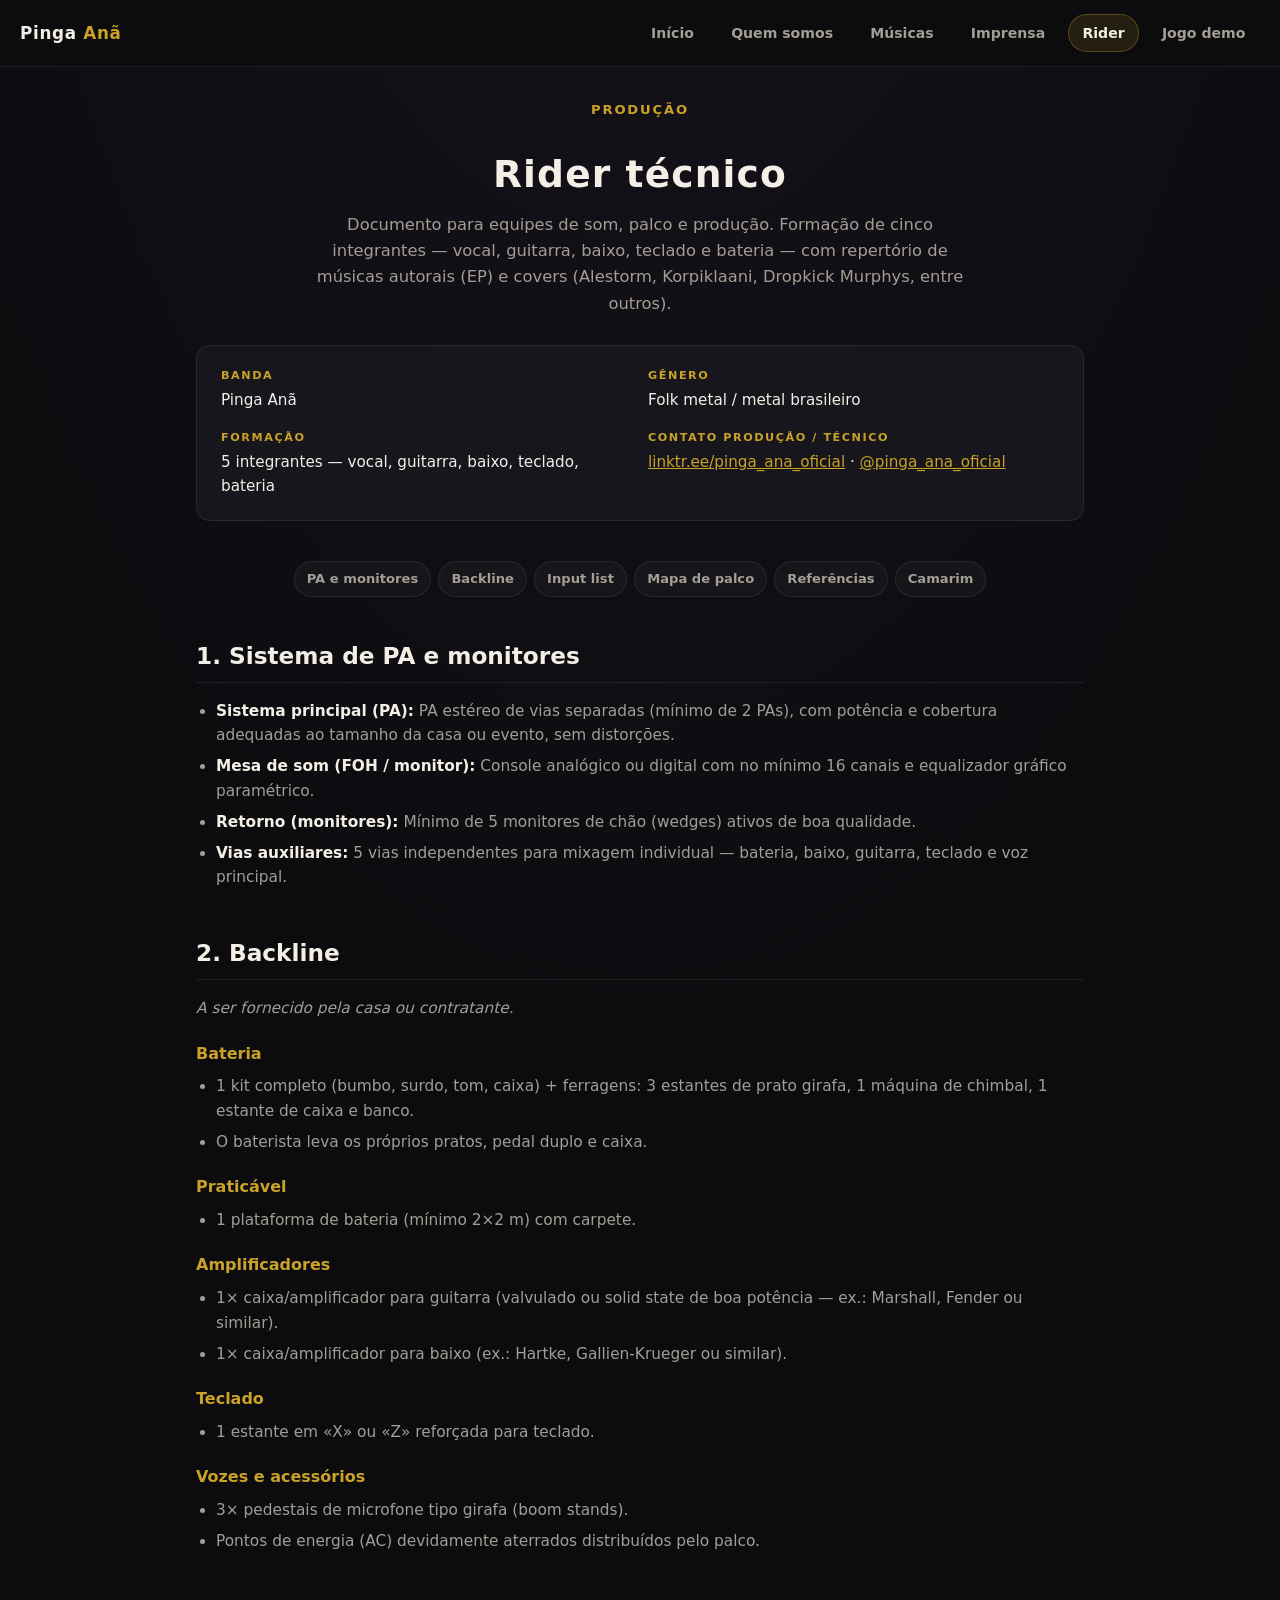
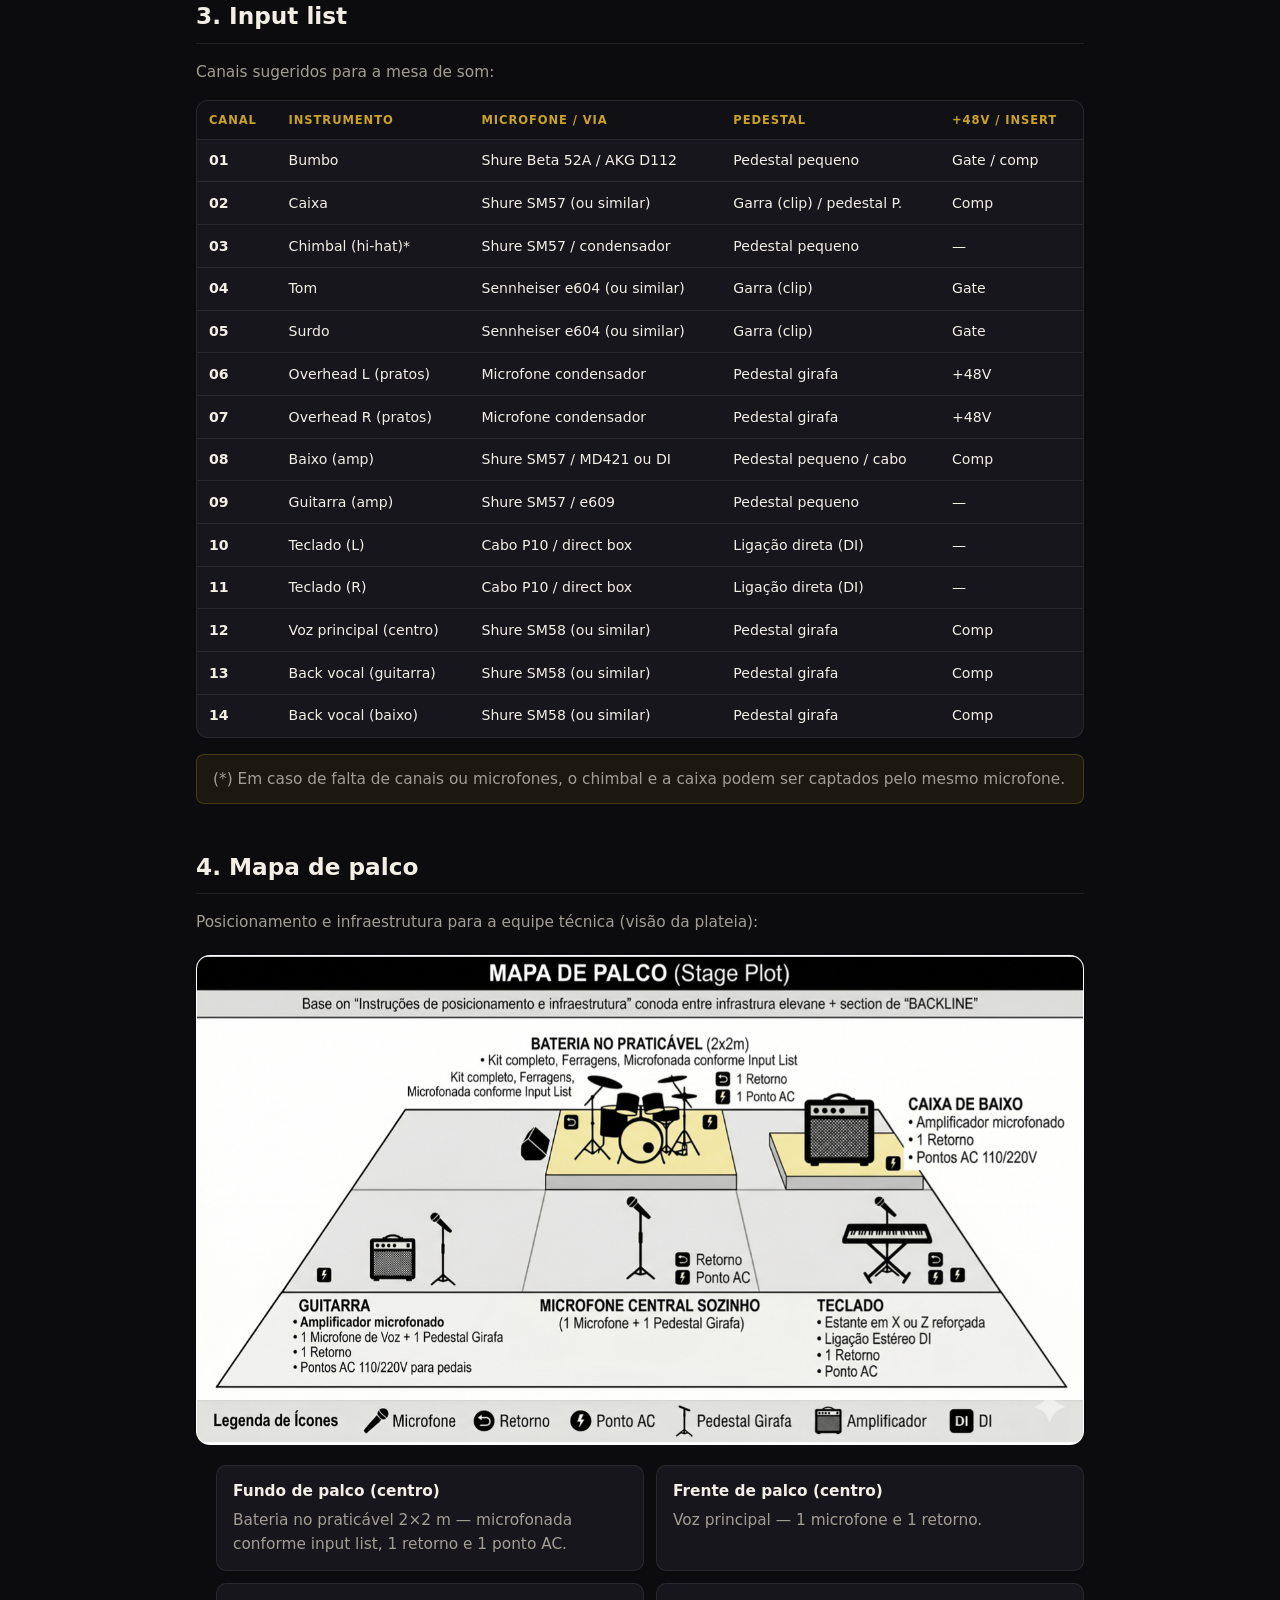
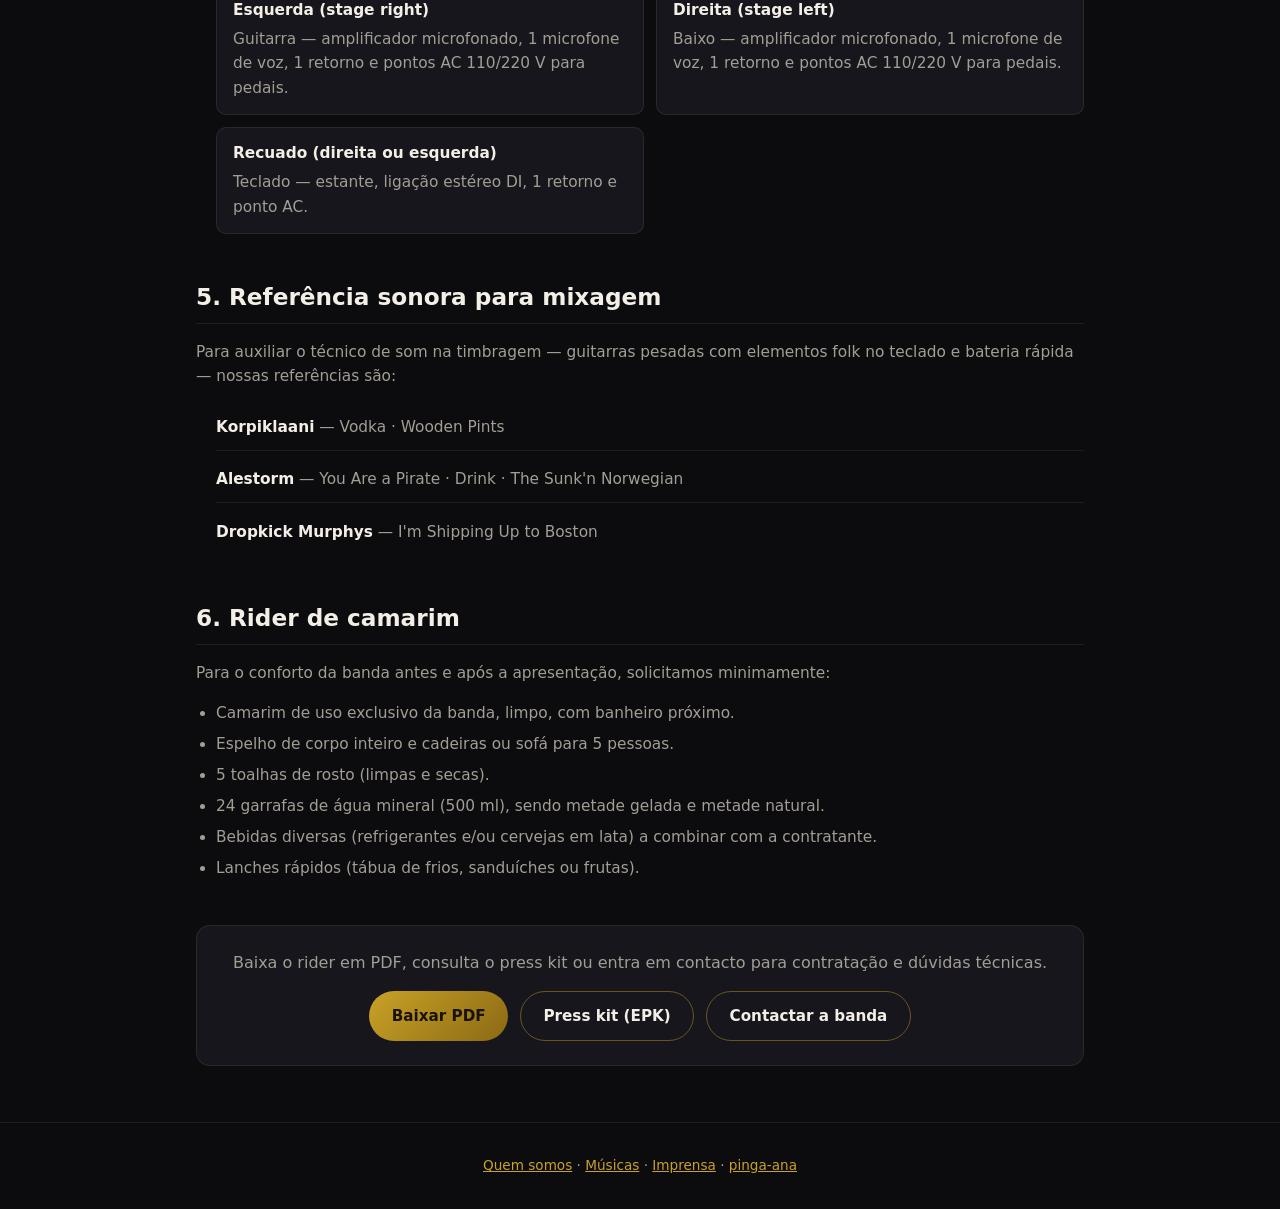
<file: rider-tecnico.html>
<!DOCTYPE html>
<html lang="pt">
<head>
  <meta charset="utf-8" />
  <meta name="viewport" content="width=device-width, initial-scale=1" />
  <title>Rider técnico — Pinga Anã</title>
  <meta name="description" content="Rider técnico e mapa de palco da Pinga Anã: PA, backline, input list, stage plot e hospitality para casas de show e festivais." />
  <meta property="og:title" content="Rider técnico — Pinga Anã" />
  <meta property="og:description" content="Requisitos de som, palco e camarim para contratação da banda." />
  <meta property="og:type" content="website" />
  <meta property="og:image" content="https://pinga-ana.com/assets/rider/mapa-de-palco.png" />
  <link rel="stylesheet" href="assets/site.css" />
</head>
<body>
  <header class="site-header">
    <a class="site-logo" href="/">Pinga <span>Anã</span></a>
    <nav class="site-nav" aria-label="Principal">
      <a href="/">Início</a>
      <a href="quem-somos.html">Quem somos</a>
      <a href="musicas.html">Músicas</a>
      <a href="imprensa.html">Imprensa</a>
      <a href="rider-tecnico.html" aria-current="page">Rider</a>
      <a href="/pinga-ana-adventure-demo/">Jogo demo</a>
    </nav>
  </header>

  <div class="page-wrap page-wrap--wide">
    <p class="page-subtitle">Produção</p>
    <h1 class="page-title">Rider técnico</h1>

    <div class="prose" style="margin-bottom: 1.75rem;">
      <p>
        Documento para equipes de som, palco e produção. Formação de cinco integrantes — vocal, guitarra, baixo, teclado e bateria — com repertório de músicas autorais (EP) e covers (Alestorm, Korpiklaani, Dropkick Murphys, entre outros).
      </p>
    </div>

    <dl class="rider-meta">
      <div>
        <dt>Banda</dt>
        <dd>Pinga Anã</dd>
      </div>
      <div>
        <dt>Gênero</dt>
        <dd>Folk metal / metal brasileiro</dd>
      </div>
      <div>
        <dt>Formação</dt>
        <dd>5 integrantes — vocal, guitarra, baixo, teclado, bateria</dd>
      </div>
      <div>
        <dt>Contato produção / técnico</dt>
        <dd>
          <a href="https://linktr.ee/pinga_ana_oficial" rel="noopener noreferrer" target="_blank">linktr.ee/pinga_ana_oficial</a>
          ·
          <a href="https://www.instagram.com/pinga_ana_oficial/" rel="noopener noreferrer" target="_blank">@pinga_ana_oficial</a>
        </dd>
      </div>
    </dl>

    <nav class="rider-toc" aria-label="Secções do rider">
      <a href="#pa">PA e monitores</a>
      <a href="#backline">Backline</a>
      <a href="#input-list">Input list</a>
      <a href="#palco">Mapa de palco</a>
      <a href="#referencias">Referências</a>
      <a href="#camarim">Camarim</a>
    </nav>

    <section class="rider-section" id="pa">
      <h2>1. Sistema de PA e monitores</h2>
      <ul>
        <li><strong>Sistema principal (PA):</strong> PA estéreo de vias separadas (mínimo de 2 PAs), com potência e cobertura adequadas ao tamanho da casa ou evento, sem distorções.</li>
        <li><strong>Mesa de som (FOH / monitor):</strong> Console analógico ou digital com no mínimo 16 canais e equalizador gráfico paramétrico.</li>
        <li><strong>Retorno (monitores):</strong> Mínimo de 5 monitores de chão (wedges) ativos de boa qualidade.</li>
        <li><strong>Vias auxiliares:</strong> 5 vias independentes para mixagem individual — bateria, baixo, guitarra, teclado e voz principal.</li>
      </ul>
    </section>

    <section class="rider-section" id="backline">
      <h2>2. Backline</h2>
      <p><em>A ser fornecido pela casa ou contratante.</em></p>

      <h3>Bateria</h3>
      <ul>
        <li>1 kit completo (bumbo, surdo, tom, caixa) + ferragens: 3 estantes de prato girafa, 1 máquina de chimbal, 1 estante de caixa e banco.</li>
        <li>O baterista leva os próprios pratos, pedal duplo e caixa.</li>
      </ul>

      <h3>Praticável</h3>
      <ul>
        <li>1 plataforma de bateria (mínimo 2×2 m) com carpete.</li>
      </ul>

      <h3>Amplificadores</h3>
      <ul>
        <li>1× caixa/amplificador para guitarra (valvulado ou solid state de boa potência — ex.: Marshall, Fender ou similar).</li>
        <li>1× caixa/amplificador para baixo (ex.: Hartke, Gallien-Krueger ou similar).</li>
      </ul>

      <h3>Teclado</h3>
      <ul>
        <li>1 estante em «X» ou «Z» reforçada para teclado.</li>
      </ul>

      <h3>Vozes e acessórios</h3>
      <ul>
        <li>3× pedestais de microfone tipo girafa (boom stands).</li>
        <li>Pontos de energia (AC) devidamente aterrados distribuídos pelo palco.</li>
      </ul>
    </section>

    <section class="rider-section" id="input-list">
      <h2>3. Input list</h2>
      <p>Canais sugeridos para a mesa de som:</p>

      <div class="table-wrap">
        <table class="rider-table">
          <thead>
            <tr>
              <th scope="col">Canal</th>
              <th scope="col">Instrumento</th>
              <th scope="col">Microfone / via</th>
              <th scope="col">Pedestal</th>
              <th scope="col">+48V / insert</th>
            </tr>
          </thead>
          <tbody>
            <tr><td>01</td><td>Bumbo</td><td>Shure Beta 52A / AKG D112</td><td>Pedestal pequeno</td><td>Gate / comp</td></tr>
            <tr><td>02</td><td>Caixa</td><td>Shure SM57 (ou similar)</td><td>Garra (clip) / pedestal P.</td><td>Comp</td></tr>
            <tr><td>03</td><td>Chimbal (hi-hat)*</td><td>Shure SM57 / condensador</td><td>Pedestal pequeno</td><td>—</td></tr>
            <tr><td>04</td><td>Tom</td><td>Sennheiser e604 (ou similar)</td><td>Garra (clip)</td><td>Gate</td></tr>
            <tr><td>05</td><td>Surdo</td><td>Sennheiser e604 (ou similar)</td><td>Garra (clip)</td><td>Gate</td></tr>
            <tr><td>06</td><td>Overhead L (pratos)</td><td>Microfone condensador</td><td>Pedestal girafa</td><td>+48V</td></tr>
            <tr><td>07</td><td>Overhead R (pratos)</td><td>Microfone condensador</td><td>Pedestal girafa</td><td>+48V</td></tr>
            <tr><td>08</td><td>Baixo (amp)</td><td>Shure SM57 / MD421 ou DI</td><td>Pedestal pequeno / cabo</td><td>Comp</td></tr>
            <tr><td>09</td><td>Guitarra (amp)</td><td>Shure SM57 / e609</td><td>Pedestal pequeno</td><td>—</td></tr>
            <tr><td>10</td><td>Teclado (L)</td><td>Cabo P10 / direct box</td><td>Ligação direta (DI)</td><td>—</td></tr>
            <tr><td>11</td><td>Teclado (R)</td><td>Cabo P10 / direct box</td><td>Ligação direta (DI)</td><td>—</td></tr>
            <tr><td>12</td><td>Voz principal (centro)</td><td>Shure SM58 (ou similar)</td><td>Pedestal girafa</td><td>Comp</td></tr>
            <tr><td>13</td><td>Back vocal (guitarra)</td><td>Shure SM58 (ou similar)</td><td>Pedestal girafa</td><td>Comp</td></tr>
            <tr><td>14</td><td>Back vocal (baixo)</td><td>Shure SM58 (ou similar)</td><td>Pedestal girafa</td><td>Comp</td></tr>
          </tbody>
        </table>
      </div>

      <p class="rider-note">
        (*) Em caso de falta de canais ou microfones, o chimbal e a caixa podem ser captados pelo mesmo microfone.
      </p>
    </section>

    <section class="rider-section" id="palco">
      <h2>4. Mapa de palco</h2>
      <p>Posicionamento e infraestrutura para a equipe técnica (visão da plateia):</p>

      <figure class="stage-plot">
        <img
          src="assets/rider/mapa-de-palco.png"
          alt="Mapa de palco Pinga Anã: bateria ao fundo no praticável 2x2m, voz ao centro, guitarra à esquerda, baixo e teclado à direita, com retornos e pontos de energia."
          width="1200"
          height="800"
        />
      </figure>

      <ul class="stage-layout">
        <li>
          <strong>Fundo de palco (centro)</strong>
          Bateria no praticável 2×2 m — microfonada conforme input list, 1 retorno e 1 ponto AC.
        </li>
        <li>
          <strong>Frente de palco (centro)</strong>
          Voz principal — 1 microfone e 1 retorno.
        </li>
        <li>
          <strong>Esquerda (stage right)</strong>
          Guitarra — amplificador microfonado, 1 microfone de voz, 1 retorno e pontos AC 110/220 V para pedais.
        </li>
        <li>
          <strong>Direita (stage left)</strong>
          Baixo — amplificador microfonado, 1 microfone de voz, 1 retorno e pontos AC 110/220 V para pedais.
        </li>
        <li>
          <strong>Recuado (direita ou esquerda)</strong>
          Teclado — estante, ligação estéreo DI, 1 retorno e ponto AC.
        </li>
      </ul>
    </section>

    <section class="rider-section" id="referencias">
      <h2>5. Referência sonora para mixagem</h2>
      <p>
        Para auxiliar o técnico de som na timbragem — guitarras pesadas com elementos folk no teclado e bateria rápida — nossas referências são:
      </p>
      <ul class="ref-list">
        <li><strong>Korpiklaani</strong> — Vodka · Wooden Pints</li>
        <li><strong>Alestorm</strong> — You Are a Pirate · Drink · The Sunk'n Norwegian</li>
        <li><strong>Dropkick Murphys</strong> — I'm Shipping Up to Boston</li>
      </ul>
    </section>

    <section class="rider-section" id="camarim">
      <h2>6. Rider de camarim</h2>
      <p>Para o conforto da banda antes e após a apresentação, solicitamos minimamente:</p>
      <ul>
        <li>Camarim de uso exclusivo da banda, limpo, com banheiro próximo.</li>
        <li>Espelho de corpo inteiro e cadeiras ou sofá para 5 pessoas.</li>
        <li>5 toalhas de rosto (limpas e secas).</li>
        <li>24 garrafas de água mineral (500 ml), sendo metade gelada e metade natural.</li>
        <li>Bebidas diversas (refrigerantes e/ou cervejas em lata) a combinar com a contratante.</li>
        <li>Lanches rápidos (tábua de frios, sanduíches ou frutas).</li>
      </ul>
    </section>

    <section class="cta-block">
      <p>Baixa o rider em PDF, consulta o press kit ou entra em contacto para contratação e dúvidas técnicas.</p>
      <div class="rider-actions">
        <a class="btn" href="assets/rider/rider-tecnico.pdf" download>Baixar PDF</a>
        <a class="btn btn--outline" href="imprensa.html">Press kit (EPK)</a>
        <a
          class="btn btn--outline"
          href="https://linktr.ee/pinga_ana_oficial"
          rel="noopener noreferrer"
          target="_blank"
        >Contactar a banda</a>
      </div>
    </section>
  </div>

  <footer class="site-footer">
    <a href="quem-somos.html">Quem somos</a> ·
    <a href="musicas.html">Músicas</a> ·
    <a href="imprensa.html">Imprensa</a> ·
    <a href="https://github.com/pinga-ana">pinga-ana</a>
  </footer>
</body>
</html>
</file>
<file: assets/site.css>
:root {
  color-scheme: dark;
  --bg: #0c0c0f;
  --fg: #f4efe6;
  --muted: #a39e94;
  --accent: #c9a227;
  --accent-dim: #8b6914;
  --card: #16161c;
  --card-border: rgba(255, 255, 255, 0.08);
}

* { box-sizing: border-box; }

body {
  margin: 0;
  min-height: 100vh;
  font-family: system-ui, "Segoe UI", Roboto, Ubuntu, sans-serif;
  background: radial-gradient(ellipse 120% 80% at 50% -20%, #1a1520 0%, var(--bg) 55%);
  color: var(--fg);
  line-height: 1.6;
}

a { color: var(--accent); }

body:has(.site-header) {
  display: flex;
  flex-direction: column;
  align-items: stretch;
}

.site-header {
  position: sticky;
  top: 0;
  z-index: 100;
  width: 100%;
  display: flex;
  flex-wrap: wrap;
  align-items: center;
  justify-content: space-between;
  gap: 0.75rem 1.25rem;
  padding: 0.85rem 1.25rem;
  background: rgba(12, 12, 15, 0.92);
  backdrop-filter: blur(10px);
  border-bottom: 1px solid var(--card-border);
}

.site-logo {
  font-weight: 700;
  font-size: 1.05rem;
  letter-spacing: 0.04em;
  color: var(--fg);
  text-decoration: none;
}

.site-logo span { color: var(--accent); }

.site-nav {
  display: flex;
  flex-wrap: wrap;
  gap: 0.35rem 0.5rem;
}

.site-nav a {
  padding: 0.45rem 0.85rem;
  border-radius: 999px;
  text-decoration: none;
  font-size: 0.88rem;
  font-weight: 600;
  color: var(--muted);
  border: 1px solid transparent;
  transition: color 0.15s, background 0.15s, border-color 0.15s;
}

.site-nav a:hover,
.site-nav a[aria-current="page"] {
  color: var(--fg);
  background: rgba(201, 162, 39, 0.12);
  border-color: rgba(201, 162, 39, 0.35);
}

.page-wrap {
  max-width: 52rem;
  margin: 0 auto;
  padding: 2rem 1.25rem 3.5rem;
}

.page-hero {
  width: 100%;
  height: auto;
  border-radius: 14px;
  border: 1px solid rgba(255, 255, 255, 0.06);
  box-shadow: 0 20px 50px rgba(0, 0, 0, 0.45);
  margin-bottom: 2rem;
}

.page-title {
  font-size: clamp(1.75rem, 5vw, 2.35rem);
  font-weight: 700;
  letter-spacing: 0.03em;
  margin: 0 0 0.5rem;
  text-align: center;
}

.page-subtitle {
  text-align: center;
  color: var(--accent);
  font-size: 0.82rem;
  font-weight: 600;
  letter-spacing: 0.14em;
  text-transform: uppercase;
  margin: 0 0 1.5rem;
}

.prose {
  color: var(--muted);
  font-size: 1.02rem;
  max-width: 42rem;
  margin: 0 auto 2.5rem;
  text-align: center;
}

.prose p { margin: 0 0 1rem; }

.prose strong { color: var(--fg); }

.character {
  display: grid;
  gap: 1.5rem;
  align-items: center;
  margin-bottom: 3.5rem;
  padding: 1.5rem;
  border-radius: 16px;
  background: var(--card);
  border: 1px solid var(--card-border);
}

@media (min-width: 640px) {
  .character {
    grid-template-columns: minmax(0, 1fr) minmax(0, 1.15fr);
    gap: 2rem;
    padding: 1.75rem;
  }
  .character--reverse .character__media { order: 2; }
  .character--reverse .character__body { order: 1; }
}

.character__media {
  margin: 0;
  border-radius: 12px;
  overflow: hidden;
  aspect-ratio: 4 / 5;
  max-height: 22rem;
  background: #0a0a0c;
}

.character__media img {
  width: 100%;
  height: 100%;
  object-fit: cover;
  display: block;
}

.character__media--wide {
  aspect-ratio: 16 / 10;
  max-height: none;
}

.character__media--group img {
  object-position: 12% center;
}

.character__media--group-right img {
  object-position: 88% center;
}

.character__role {
  font-size: 0.72rem;
  font-weight: 600;
  letter-spacing: 0.16em;
  text-transform: uppercase;
  color: var(--accent);
  margin: 0 0 0.35rem;
}

.character h2 {
  font-size: clamp(1.35rem, 3.5vw, 1.65rem);
  margin: 0 0 0.75rem;
  line-height: 1.2;
}

.character__body p {
  margin: 0 0 0.85rem;
  color: var(--muted);
  font-size: 0.98rem;
}

.character__body p:last-child { margin-bottom: 0; }

.character__extras {
  display: flex;
  flex-wrap: wrap;
  gap: 0.5rem;
  margin-top: 1rem;
}

.character__extras img {
  width: 5.5rem;
  height: 5.5rem;
  object-fit: cover;
  border-radius: 8px;
  border: 1px solid var(--card-border);
}

.gallery {
  margin-top: 3rem;
  padding-top: 2rem;
  border-top: 1px solid var(--card-border);
}

.gallery h2 {
  text-align: center;
  font-size: 1.1rem;
  letter-spacing: 0.12em;
  text-transform: uppercase;
  color: var(--muted);
  margin: 0 0 1.25rem;
}

.gallery__grid {
  display: grid;
  grid-template-columns: repeat(auto-fill, minmax(10rem, 1fr));
  gap: 0.75rem;
}

.gallery__grid img {
  width: 100%;
  aspect-ratio: 1;
  object-fit: cover;
  border-radius: 10px;
  border: 1px solid var(--card-border);
}

.gallery__grid img--wide {
  grid-column: span 2;
  aspect-ratio: 16 / 10;
}

@media (max-width: 480px) {
  .gallery__grid img--wide { grid-column: span 1; }
}

.music-grid {
  display: grid;
  grid-template-columns: repeat(auto-fill, minmax(14rem, 1fr));
  gap: 1.5rem;
  margin-top: 2rem;
}

.music-card {
  margin: 0;
  border-radius: 14px;
  overflow: hidden;
  background: var(--card);
  border: 1px solid var(--card-border);
  transition: transform 0.15s ease, box-shadow 0.15s ease;
}

.music-card:hover {
  transform: translateY(-4px);
  box-shadow: 0 12px 32px rgba(0, 0, 0, 0.4);
}

.music-card img {
  width: 100%;
  aspect-ratio: 1;
  object-fit: cover;
  display: block;
}

.music-card figcaption {
  padding: 1rem 1.1rem 1.15rem;
  text-align: center;
}

.music-card h2 {
  font-size: 1.05rem;
  margin: 0 0 0.35rem;
  color: var(--fg);
}

.music-card p {
  margin: 0;
  font-size: 0.88rem;
  color: var(--muted);
}

.cta-block {
  margin-top: 2.5rem;
  padding: 1.5rem;
  text-align: center;
  border-radius: 14px;
  background: var(--card);
  border: 1px solid var(--card-border);
}

.cta-block p {
  margin: 0 0 1rem;
  color: var(--muted);
}

.btn {
  display: inline-flex;
  align-items: center;
  justify-content: center;
  padding: 0.75rem 1.4rem;
  border-radius: 999px;
  background: linear-gradient(135deg, var(--accent), var(--accent-dim));
  color: #1a1204;
  font-weight: 700;
  text-decoration: none;
  font-size: 0.95rem;
  transition: transform 0.15s ease, box-shadow 0.15s ease;
}

.btn:hover {
  transform: translateY(-2px);
  box-shadow: 0 8px 24px rgba(201, 162, 39, 0.35);
}

.site-footer {
  text-align: center;
  padding: 2rem 1.25rem;
  font-size: 0.85rem;
  color: var(--muted);
  border-top: 1px solid var(--card-border);
}

/* Rider técnico */
.page-wrap--wide { max-width: 58rem; }

.rider-meta {
  display: grid;
  gap: 1rem;
  margin-bottom: 2.5rem;
  padding: 1.35rem 1.5rem;
  border-radius: 14px;
  background: var(--card);
  border: 1px solid var(--card-border);
}

@media (min-width: 560px) {
  .rider-meta { grid-template-columns: repeat(2, 1fr); }
}

.rider-meta dt {
  font-size: 0.7rem;
  font-weight: 600;
  letter-spacing: 0.14em;
  text-transform: uppercase;
  color: var(--accent);
  margin: 0 0 0.2rem;
}

.rider-meta dd {
  margin: 0;
  color: var(--fg);
  font-size: 0.95rem;
}

.rider-toc {
  display: flex;
  flex-wrap: wrap;
  gap: 0.45rem;
  justify-content: center;
  margin-bottom: 2.5rem;
}

.rider-toc a {
  padding: 0.4rem 0.75rem;
  border-radius: 999px;
  font-size: 0.82rem;
  font-weight: 600;
  text-decoration: none;
  color: var(--muted);
  border: 1px solid var(--card-border);
  background: rgba(255, 255, 255, 0.03);
  transition: color 0.15s, border-color 0.15s, background 0.15s;
}

.rider-toc a:hover {
  color: var(--fg);
  border-color: rgba(201, 162, 39, 0.4);
  background: rgba(201, 162, 39, 0.1);
}

.rider-section {
  margin-bottom: 2.75rem;
  scroll-margin-top: 5rem;
}

.rider-section h2 {
  font-size: clamp(1.2rem, 3vw, 1.45rem);
  margin: 0 0 1rem;
  padding-bottom: 0.5rem;
  border-bottom: 1px solid var(--card-border);
  color: var(--fg);
}

.rider-section h3 {
  font-size: 1rem;
  margin: 1.25rem 0 0.5rem;
  color: var(--accent);
}

.rider-section p,
.rider-section li {
  color: var(--muted);
  font-size: 0.96rem;
}

.rider-section ul {
  margin: 0 0 1rem;
  padding-left: 1.25rem;
}

.rider-section li { margin-bottom: 0.4rem; }

.rider-section li strong { color: var(--fg); }

.rider-note {
  margin-top: 0.75rem;
  padding: 0.75rem 1rem;
  border-radius: 8px;
  font-size: 0.88rem;
  background: rgba(201, 162, 39, 0.08);
  border: 1px solid rgba(201, 162, 39, 0.25);
  color: var(--muted);
}

.table-wrap {
  overflow-x: auto;
  margin: 1rem 0;
  border-radius: 12px;
  border: 1px solid var(--card-border);
  background: var(--card);
}

.rider-table {
  width: 100%;
  border-collapse: collapse;
  font-size: 0.88rem;
  min-width: 36rem;
}

.rider-table th,
.rider-table td {
  padding: 0.6rem 0.75rem;
  text-align: left;
  border-bottom: 1px solid var(--card-border);
}

.rider-table th {
  font-size: 0.72rem;
  font-weight: 600;
  letter-spacing: 0.08em;
  text-transform: uppercase;
  color: var(--accent);
  background: rgba(0, 0, 0, 0.25);
}

.rider-table tbody tr:last-child td { border-bottom: none; }

.rider-table td:first-child {
  font-weight: 600;
  color: var(--fg);
  white-space: nowrap;
}

.stage-plot {
  margin: 1.25rem 0;
  border-radius: 14px;
  overflow: hidden;
  border: 1px solid var(--card-border);
  background: #fff;
}

.stage-plot img {
  width: 100%;
  height: auto;
  display: block;
}

.stage-layout {
  display: grid;
  gap: 0.75rem;
  margin-top: 1rem;
}

@media (min-width: 520px) {
  .stage-layout { grid-template-columns: repeat(2, 1fr); }
}

.stage-layout li {
  list-style: none;
  margin: 0;
  padding: 0.85rem 1rem;
  border-radius: 10px;
  background: var(--card);
  border: 1px solid var(--card-border);
}

.stage-layout strong {
  display: block;
  color: var(--fg);
  margin-bottom: 0.25rem;
}

.ref-list {
  list-style: none;
  margin: 0;
  padding: 0;
}

.ref-list li {
  padding: 0.65rem 0;
  border-bottom: 1px solid var(--card-border);
  color: var(--muted);
}

.ref-list li:last-child { border-bottom: none; }

.rider-actions {
  display: flex;
  flex-wrap: wrap;
  gap: 0.75rem;
  justify-content: center;
  margin-top: 1rem;
}

.btn--outline {
  background: transparent;
  color: var(--fg);
  border: 1px solid rgba(201, 162, 39, 0.45);
  box-shadow: none;
}

.btn--outline:hover {
  background: rgba(201, 162, 39, 0.12);
}

/* Imprensa / press kit */
.press-hero {
  display: grid;
  gap: 1.5rem;
  align-items: center;
  margin-bottom: 2.75rem;
  padding: 1.5rem;
  border-radius: 16px;
  background: var(--card);
  border: 1px solid var(--card-border);
}

@media (min-width: 640px) {
  .press-hero {
    grid-template-columns: minmax(0, 1fr) minmax(0, 1.1fr);
    gap: 2rem;
    padding: 1.75rem;
  }
}

.press-hero__brand img {
  width: 100%;
  height: auto;
  border-radius: 12px;
  border: 1px solid var(--card-border);
}

.press-hero__actions h2 {
  font-size: 1.25rem;
  margin: 0 0 0.5rem;
}

.press-hero__actions p {
  margin: 0 0 1rem;
  color: var(--muted);
  font-size: 0.96rem;
}

.press-section {
  margin-bottom: 2.75rem;
  scroll-margin-top: 5rem;
}

.press-section h2 {
  font-size: clamp(1.2rem, 3vw, 1.45rem);
  margin: 0 0 0.5rem;
  padding-bottom: 0.5rem;
  border-bottom: 1px solid var(--card-border);
}

.press-section__lead {
  color: var(--muted);
  font-size: 0.95rem;
  margin: 0 0 1.25rem;
}

.press-note {
  margin: 1rem 0 0;
  font-size: 0.85rem;
  color: var(--muted);
}

.bio-card {
  margin-bottom: 1.25rem;
  padding: 1.15rem 1.25rem;
  border-radius: 12px;
  background: var(--card);
  border: 1px solid var(--card-border);
}

.bio-card__head {
  display: flex;
  flex-wrap: wrap;
  align-items: baseline;
  justify-content: space-between;
  gap: 0.35rem 0.75rem;
  margin-bottom: 0.75rem;
}

.bio-card__head h3 {
  margin: 0;
  font-size: 0.95rem;
  color: var(--accent);
}

.bio-card__tag {
  font-size: 0.72rem;
  font-weight: 600;
  letter-spacing: 0.1em;
  text-transform: uppercase;
  color: var(--muted);
}

.bio-card__text {
  margin: 0;
  padding: 0;
  border: none;
}

.bio-card__text p {
  margin: 0 0 0.85rem;
  color: var(--fg);
  font-size: 0.96rem;
  line-height: 1.65;
  text-align: left;
}

.bio-card__text p:last-child {
  margin-bottom: 0;
}

.press-logo-row {
  display: grid;
  gap: 1.25rem;
  align-items: center;
  padding: 1.25rem;
  border-radius: 14px;
  background: var(--card);
  border: 1px solid var(--card-border);
}

@media (min-width: 520px) {
  .press-logo-row {
    grid-template-columns: minmax(0, 14rem) 1fr;
  }
}

.press-logo-row img {
  width: 100%;
  border-radius: 10px;
  border: 1px solid var(--card-border);
}

.press-logo-row p {
  margin: 0 0 1rem;
  color: var(--muted);
  font-size: 0.95rem;
}

.press-photo-list {
  list-style: none;
  margin: 0;
  padding: 0;
  display: flex;
  flex-direction: column;
  gap: 0.5rem;
}

.press-photo-list li {
  display: grid;
  grid-template-columns: 5.5rem 1fr auto;
  gap: 0.75rem 1rem;
  align-items: center;
  padding: 0.65rem 0.85rem;
  border-radius: 10px;
  background: var(--card);
  border: 1px solid var(--card-border);
}

.press-photo-list img {
  width: 5.5rem;
  height: 3.5rem;
  object-fit: cover;
  border-radius: 6px;
}

.press-photo-list__label {
  font-size: 0.9rem;
  color: var(--fg);
}

.press-photo-list a {
  font-size: 0.85rem;
  font-weight: 600;
  text-decoration: none;
  white-space: nowrap;
}

.press-photo-list a:hover {
  text-decoration: underline;
}

.press-meta {
  margin-bottom: 0;
}
</file>
